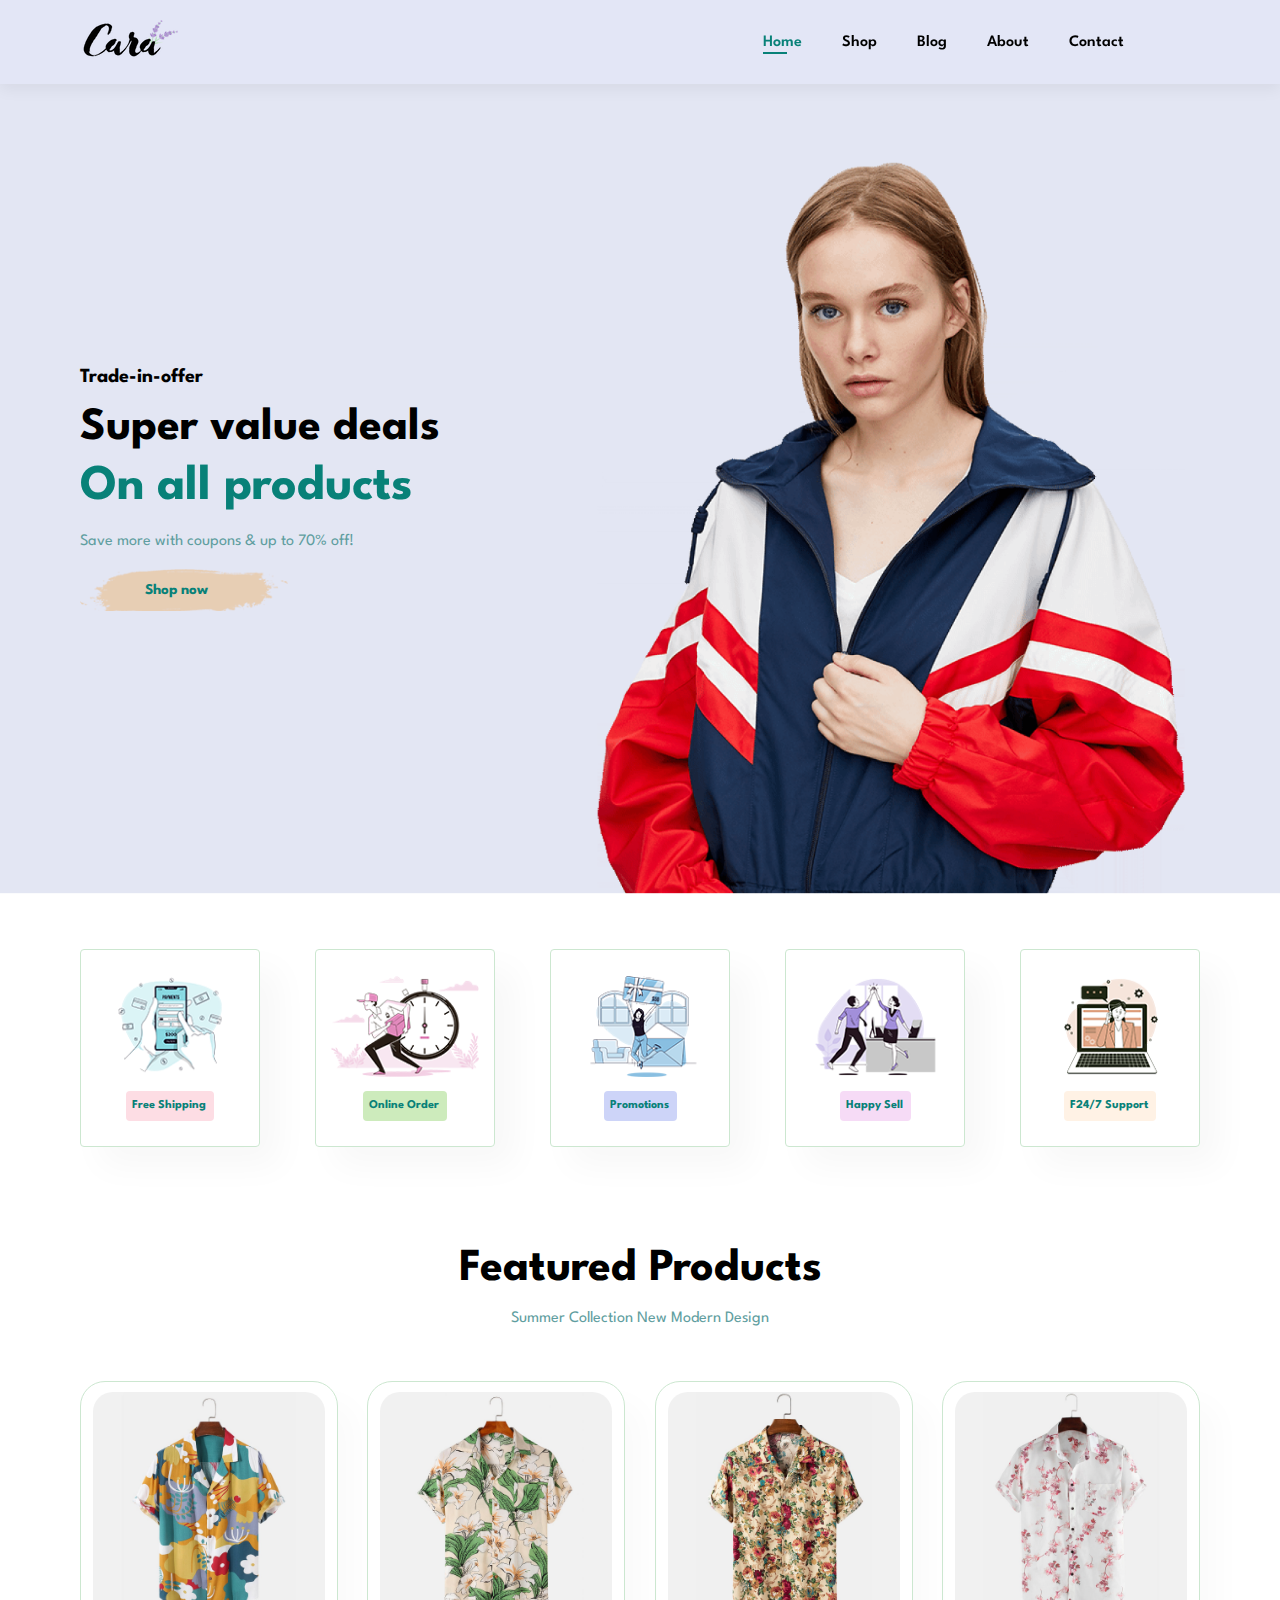
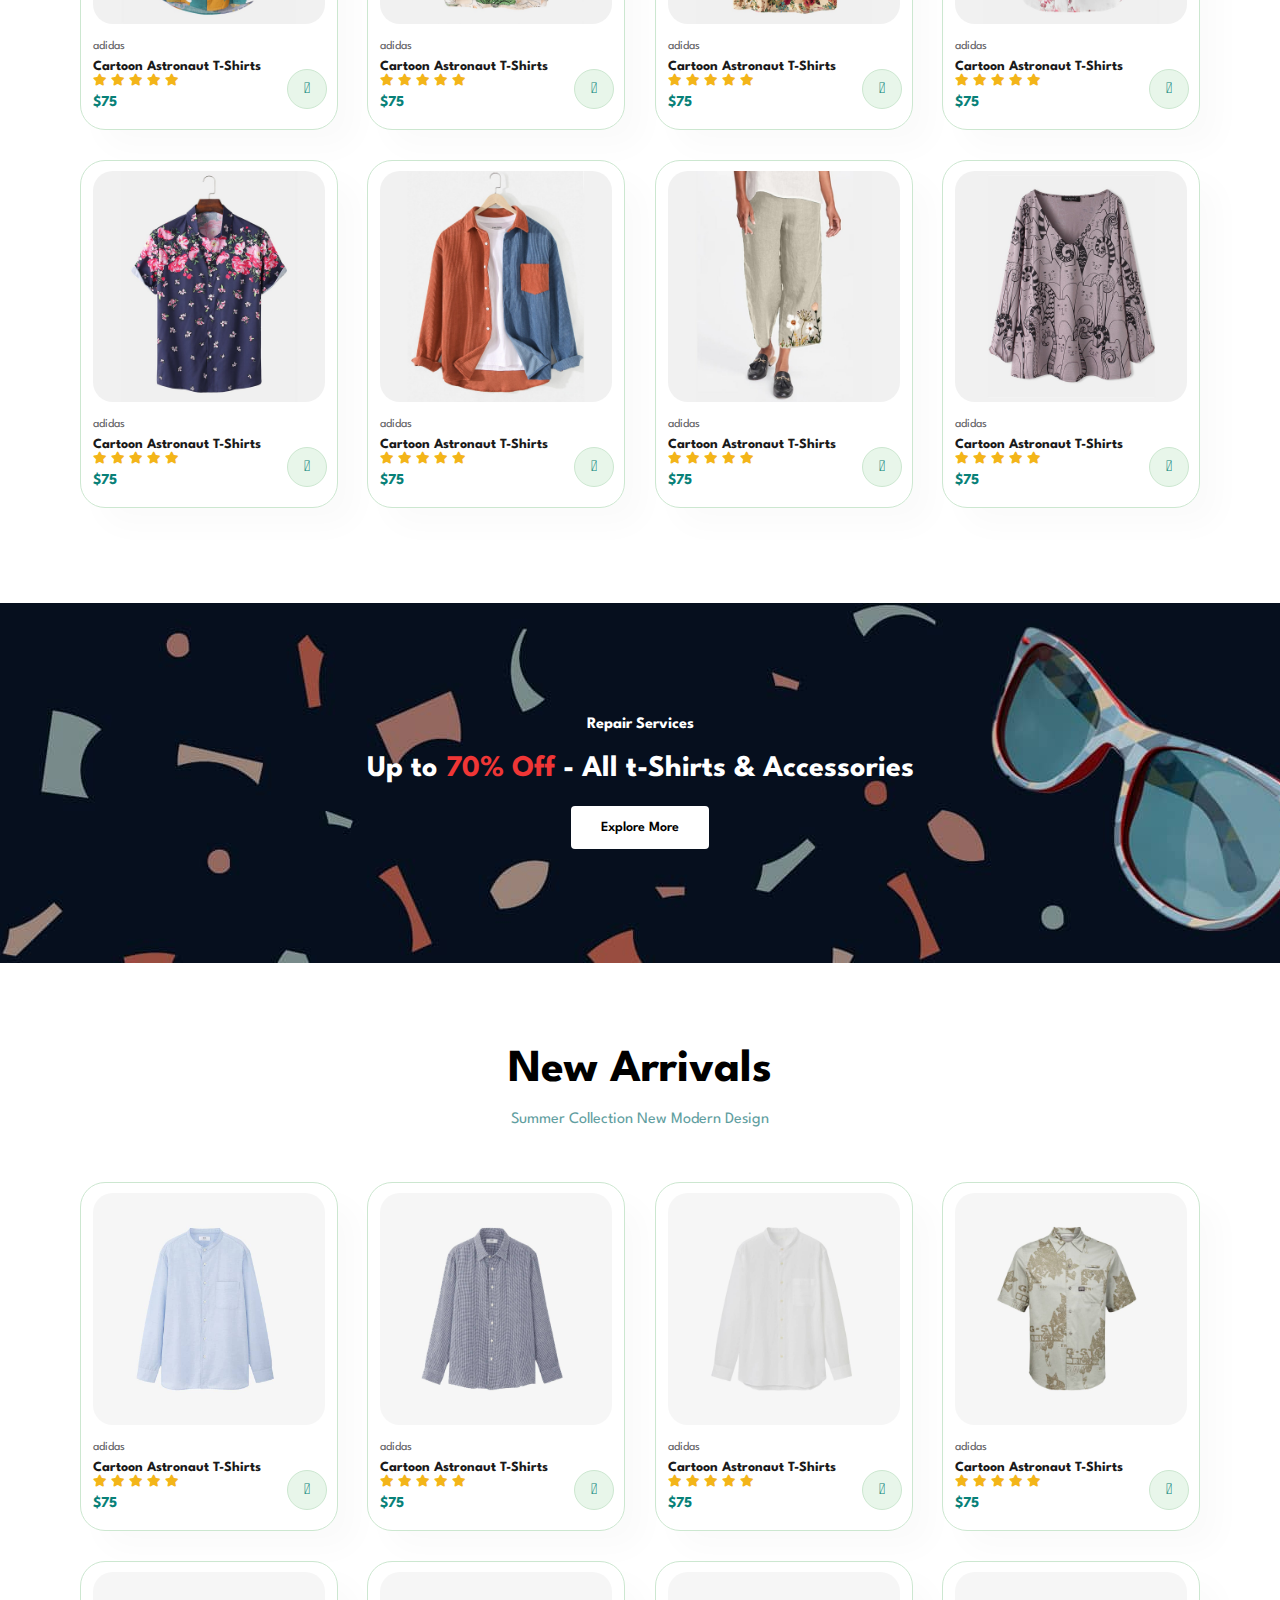
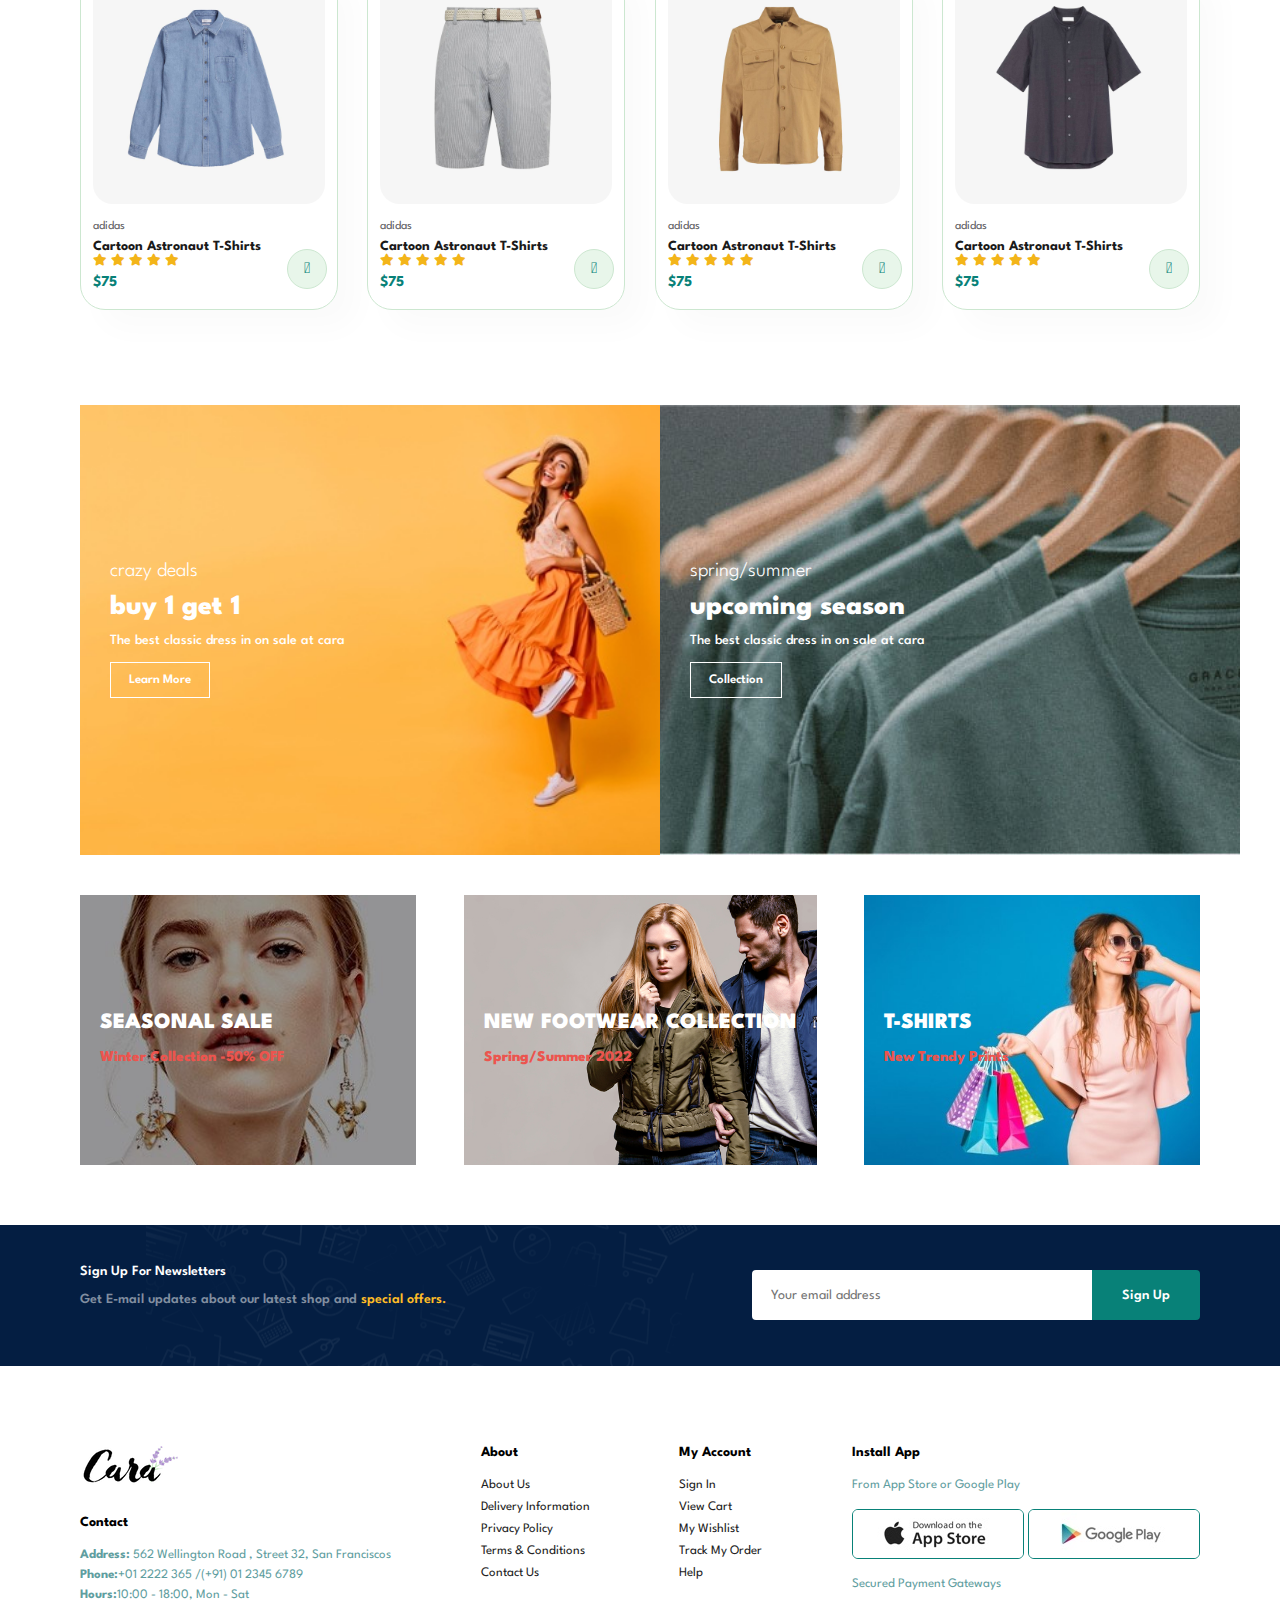
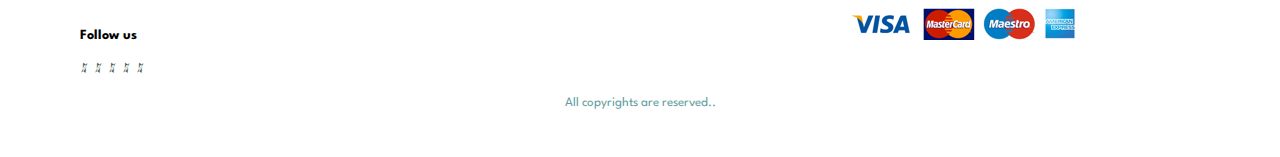
<file: index.html>
<!DOCTYPE html>
<html lang="en">
<head>
    <meta charset="UTF-8">
    <meta http-equiv="X-UA-Compatible" content="IE=edge">
    <meta name="viewport" content="width=device-width, initial-scale=1.0">
    <link rel="stylesheet" href="ecommerce.css">
    <script src="ecommerce.js" defer></script>
    <link rel="stylesheet" href="https://pro.fontawesome.com/releases/v5.10.0/css/all.css"/>
    <title>Document</title>
</head>
<body>
    <section id="header">
        <a href=""><img src="img/logo.png" class="logo" alt=""></a>
        <div>
            <ul id="navbar">
                <li><a class="active" href="index.html">Home</a></li>
                <li><a  href="shop.html">Shop</a></li>
                <li><a  href="blog.html">Blog</a></li>
                <li><a  href="about.html">About</a></li>
                <li><a  href="Contact.html">Contact</a></li>
                <li id="lg-bag"><a  href="cart.html"><i class="far fa-shopping-bag"></i></a></li>
                <a href="#" id="close"><i class="far fa-times"></i></a>
            </ul>
        </div>
        <div id="mobile">
            <a  href="cart.html"><i class="far fa-shopping-bag"></i></a>
            <i id="bar" class="fas fa-outdent"></i>
        </div>
    </section>
    <section id="hero">
        <h4>Trade-in-offer</h4>
        <h2>Super value deals</h2>
        <h1>On all products</h1>
        <p>Save more with coupons & up to 70% off!</p>
        <button>Shop now</button>

    </section>
    <section id="feature" class="section-p1">
        <div class="fe-box">
            <img src="img/features/f1.png" alt="">
            <h6>Free Shipping</h6>
        </div>
        <div class="fe-box">
            <img src="img/features/f2.png" alt="">
            <h6>Online Order</h6>
        </div>
        <div class="fe-box">
            <img src="img/features/f4.png" alt="">
            <h6>Promotions</h6>
        </div>
        <div class="fe-box">
            <img src="img/features/f5.png" alt="">
            <h6>Happy Sell</h6>
        </div>
        <div class="fe-box">
            <img src="img/features/f6.png" alt="">
            <h6>F24/7 Support</h6>
        </div>
    </section>
    <section id="product1" class="section-p1">
        <h2 style="text-align: center;">Featured Products</h2>
        <p style="text-align: center;">Summer Collection New Modern Design</p>
        <div class="pro-container">
            <div class="pro">
                <img src="img/products/f1.jpg" alt="">
                <div class="des" style="padding: 10px 0;">
                    <span>adidas</span>
                    <h5>Cartoon Astronaut T-Shirts</h5>
                    <div class="star">
                        <i class="fas fa-star"></i>
                        <i class="fas fa-star"></i>
                        <i class="fas fa-star"></i>
                        <i class="fas fa-star"></i>
                        <i class="fas fa-star"></i>
                    </div>
                    <h4>$75</h4>
                </div>
                <a href="#"><i class="fal fa-shopping-cart cart"></i></a>
            </div>
            <div class="pro">
                <img src="img/products/f2.jpg" alt="">
                <div class="des" style="padding: 10px 0;">
                    <span>adidas</span>
                    <h5>Cartoon Astronaut T-Shirts</h5>
                    <div class="star">
                        <i class="fas fa-star"></i>
                        <i class="fas fa-star"></i>
                        <i class="fas fa-star"></i>
                        <i class="fas fa-star"></i>
                        <i class="fas fa-star"></i>
                    </div>
                    <h4>$75</h4>
                </div>
                <a href="#"><i class="fal fa-shopping-cart cart"></i></a>
            </div>
            <div class="pro">
                <img src="img/products/f3.jpg" alt="">
                <div class="des" style="padding: 10px 0;">
                    <span>adidas</span>
                    <h5>Cartoon Astronaut T-Shirts</h5>
                    <div class="star">
                        <i class="fas fa-star"></i>
                        <i class="fas fa-star"></i>
                        <i class="fas fa-star"></i>
                        <i class="fas fa-star"></i>
                        <i class="fas fa-star"></i>
                    </div>
                    <h4>$75</h4>
                </div>
                <a href="#"><i class="fal fa-shopping-cart cart"></i></a>
            </div>
            <div class="pro">
                <img src="img/products/f4.jpg" alt="">
                <div class="des" style="padding: 10px 0;">
                    <span>adidas</span>
                    <h5>Cartoon Astronaut T-Shirts</h5>
                    <div class="star">
                        <i class="fas fa-star"></i>
                        <i class="fas fa-star"></i>
                        <i class="fas fa-star"></i>
                        <i class="fas fa-star"></i>
                        <i class="fas fa-star"></i>
                    </div>
                    <h4>$75</h4>
                </div>
                <a href="#"><i class="fal fa-shopping-cart cart"></i></a>
            </div>
            <div class="pro">
                <img src="img/products/f5.jpg" alt="">
                <div class="des" style="padding: 10px 0;">
                    <span>adidas</span>
                    <h5>Cartoon Astronaut T-Shirts</h5>
                    <div class="star">
                        <i class="fas fa-star"></i>
                        <i class="fas fa-star"></i>
                        <i class="fas fa-star"></i>
                        <i class="fas fa-star"></i>
                        <i class="fas fa-star"></i>
                    </div>
                    <h4>$75</h4>
                </div>
                <a href="#"><i class="fal fa-shopping-cart cart"></i></a>
            </div>
            <div class="pro">
                <img src="img/products/f6.jpg" alt="">
                <div class="des" style="padding: 10px 0;">
                    <span>adidas</span>
                    <h5>Cartoon Astronaut T-Shirts</h5>
                    <div class="star">
                        <i class="fas fa-star"></i>
                        <i class="fas fa-star"></i>
                        <i class="fas fa-star"></i>
                        <i class="fas fa-star"></i>
                        <i class="fas fa-star"></i>
                    </div>
                    <h4>$75</h4>
                </div>
                <a href="#"><i class="fal fa-shopping-cart cart"></i></a>
            </div>
            <div class="pro">
                <img src="img/products/f7.jpg" alt="">
                <div class="des" style="padding: 10px 0;">
                    <span>adidas</span>
                    <h5>Cartoon Astronaut T-Shirts</h5>
                    <div class="star">
                        <i class="fas fa-star"></i>
                        <i class="fas fa-star"></i>
                        <i class="fas fa-star"></i>
                        <i class="fas fa-star"></i>
                        <i class="fas fa-star"></i>
                    </div>
                    <h4>$75</h4>
                </div>
                <a href="#"><i class="fal fa-shopping-cart cart"></i></a>
            </div>
            <div class="pro">
                <img src="img/products/f8.jpg" alt="">
                <div class="des" style="padding: 10px 0;">
                    <span>adidas</span>
                    <h5>Cartoon Astronaut T-Shirts</h5>
                    <div class="star">
                        <i class="fas fa-star"></i>
                        <i class="fas fa-star"></i>
                        <i class="fas fa-star"></i>
                        <i class="fas fa-star"></i>
                        <i class="fas fa-star"></i>
                    </div>
                    <h4>$75</h4>
                </div>
                <a href="#"><i class="fal fa-shopping-cart cart"></i></a>
            </div>
        </div>
    </section>
    <section id="banner" class="section-m1">
        <h4>Repair Services</h4>
        <h2>Up to <Span> 70% Off </Span>- All t-Shirts & Accessories</h2>
        <button class="normal">Explore More</button>
    </section>
    <section id="product1" class="section-p1">
        <h2 style="text-align: center;">New Arrivals</h2>
        <p style="text-align: center;">Summer Collection New Modern Design</p>
        <div class="pro-container">
            <div class="pro">
                <img src="img/products/n1.jpg" alt="">
                <div class="des" style="padding: 10px 0;">
                    <span>adidas</span>
                    <h5>Cartoon Astronaut T-Shirts</h5>
                    <div class="star">
                        <i class="fas fa-star"></i>
                        <i class="fas fa-star"></i>
                        <i class="fas fa-star"></i>
                        <i class="fas fa-star"></i>
                        <i class="fas fa-star"></i>
                    </div>
                    <h4>$75</h4>
                </div>
                <a href="#"><i class="fal fa-shopping-cart cart"></i></a>
            </div>
            <div class="pro">
                <img src="img/products/n2.jpg" alt="">
                <div class="des" style="padding: 10px 0;">
                    <span>adidas</span>
                    <h5>Cartoon Astronaut T-Shirts</h5>
                    <div class="star">
                        <i class="fas fa-star"></i>
                        <i class="fas fa-star"></i>
                        <i class="fas fa-star"></i>
                        <i class="fas fa-star"></i>
                        <i class="fas fa-star"></i>
                    </div>
                    <h4>$75</h4>
                </div>
                <a href="#"><i class="fal fa-shopping-cart cart"></i></a>
            </div>
            <div class="pro">
                <img src="img/products/n3.jpg" alt="">
                <div class="des" style="padding: 10px 0;">
                    <span>adidas</span>
                    <h5>Cartoon Astronaut T-Shirts</h5>
                    <div class="star">
                        <i class="fas fa-star"></i>
                        <i class="fas fa-star"></i>
                        <i class="fas fa-star"></i>
                        <i class="fas fa-star"></i>
                        <i class="fas fa-star"></i>
                    </div>
                    <h4>$75</h4>
                </div>
                <a href="#"><i class="fal fa-shopping-cart cart"></i></a>
            </div>
            <div class="pro">
                <img src="img/products/n4.jpg" alt="">
                <div class="des" style="padding: 10px 0;">
                    <span>adidas</span>
                    <h5>Cartoon Astronaut T-Shirts</h5>
                    <div class="star">
                        <i class="fas fa-star"></i>
                        <i class="fas fa-star"></i>
                        <i class="fas fa-star"></i>
                        <i class="fas fa-star"></i>
                        <i class="fas fa-star"></i>
                    </div>
                    <h4>$75</h4>
                </div>
                <a href="#"><i class="fal fa-shopping-cart cart"></i></a>
            </div>
            <div class="pro">
                <img src="img/products/n5.jpg" alt="">
                <div class="des" style="padding: 10px 0;">
                    <span>adidas</span>
                    <h5>Cartoon Astronaut T-Shirts</h5>
                    <div class="star">
                        <i class="fas fa-star"></i>
                        <i class="fas fa-star"></i>
                        <i class="fas fa-star"></i>
                        <i class="fas fa-star"></i>
                        <i class="fas fa-star"></i>
                    </div>
                    <h4>$75</h4>
                </div>
                <a href="#"><i class="fal fa-shopping-cart cart"></i></a>
            </div>
            <div class="pro">
                <img src="img/products/n6.jpg" alt="">
                <div class="des" style="padding: 10px 0;">
                    <span>adidas</span>
                    <h5>Cartoon Astronaut T-Shirts</h5>
                    <div class="star">
                        <i class="fas fa-star"></i>
                        <i class="fas fa-star"></i>
                        <i class="fas fa-star"></i>
                        <i class="fas fa-star"></i>
                        <i class="fas fa-star"></i>
                    </div>
                    <h4>$75</h4>
                </div>
                <a href="#"><i class="fal fa-shopping-cart cart"></i></a>
            </div>
            <div class="pro">
                <img src="img/products/n7.jpg" alt="">
                <div class="des" style="padding: 10px 0;">
                    <span>adidas</span>
                    <h5>Cartoon Astronaut T-Shirts</h5>
                    <div class="star">
                        <i class="fas fa-star"></i>
                        <i class="fas fa-star"></i>
                        <i class="fas fa-star"></i>
                        <i class="fas fa-star"></i>
                        <i class="fas fa-star"></i>
                    </div>
                    <h4>$75</h4>
                </div>
                <a href="#"><i class="fal fa-shopping-cart cart"></i></a>
            </div>
            <div class="pro">
                <img src="img/products/n8.jpg" alt="">
                <div class="des" style="padding: 10px 0;">
                    <span>adidas</span>
                    <h5>Cartoon Astronaut T-Shirts</h5>
                    <div class="star">
                        <i class="fas fa-star"></i>
                        <i class="fas fa-star"></i>
                        <i class="fas fa-star"></i>
                        <i class="fas fa-star"></i>
                        <i class="fas fa-star"></i>
                    </div>
                    <h4>$75</h4>
                </div>
                <a href="#"><i class="fal fa-shopping-cart cart"></i></a>
            </div>
        </div>
    </section>
    <section id="sm-banner" class="section-p1">
        <div class="banner-box">
            <h4>crazy deals</h4>
            <h2>buy 1 get 1</h2>
            <span>The best classic dress in on sale at cara</span>
            <button class="white">Learn More</button>
        </div>
        <div class="banner-box banner-box2">
            <h4>spring/summer</h4>
            <h2>upcoming season</h2>
            <span>The best classic dress in on sale at cara</span>
            <button class="white">Collection</button>
        </div>
    </section>
    <section id="banner3">
        <div class="banner-box">
            <h2>SEASONAL SALE </h2>
            <h3>Winter Collection -50% OFF</h3>
        </div>
        <div class="banner-box banner-box2">
            <h2>NEW FOOTWEAR COLLECTION </h2>
            <h3>Spring/Summer 2022</h3>
        </div>
        <div class="banner-box banner-box3">
            <h2>T-SHIRTS </h2>
            <h3>New Trendy Prints</h3>
        </div>
    </section>
    <section id="newsletter" class="section-p1 section-m1">
        <div class="newstext">
            <h4>Sign Up For Newsletters</h4>
            <p>Get E-mail updates about our latest shop and <span>special offers.</span></p>
        </div>
        <div class="form">
            <input type="text" placeholder="Your email address">
            <button class="normal">Sign Up</button>
        </div>
    </section>
    <footer class="section-p1">
        <div class="col">
            <img class="logo" src="img/logo.png" alt="">
            <h4>Contact</h4>
            <p><strong>Address:</strong> 562 Wellington Road , Street 32, San Franciscos</p>
            <p><strong>Phone:</strong>+01 2222 365 /(+91) 01 2345 6789</p>
            <p><strong>Hours:</strong>10:00 - 18:00, Mon - Sat</p>
            <div class="follow">
                <h4>Follow us</h4>
                <div class="icon">
                    <i class="dab fa-facebook-f"></i>
                    <i class="dab fa-twitter"></i>
                    <i class="dab fa-instagram"></i>
                    <i class="dab fa-pinterest-p"></i>
                    <i class="dab fa-youtube"></i>    
                </div>
            </div>
        </div>
        <div class="col">
            <h4>About</h4>
            <a href="">About Us</a>
            <a href="">Delivery Information</a>
            <a href="">Privacy Policy</a>
            <a href="">Terms & Conditions</a>
            <a href="">Contact Us</a>
        </div>
        <div class="col">
            <h4>My Account</h4>
            <a href="">Sign In</a>
            <a href="">View Cart</a>
            <a href="">My Wishlist</a>
            <a href="">Track My Order</a>
            <a href="">Help</a>
        </div>
        <div class="col install">
            <h4>Install App</h4>
            <p>From App Store or Google Play</p>
            <div class="row">
                <img src="img/pay/app.jpg" alt="">
                <img src="img/pay/play.jpg" alt="">
            </div>
            <p>Secured Payment Gateways</p>
            <img src="img/pay/pay.png" alt="">
        </div>
        <div class="copyright">
            <p>All copyrights are reserved..</p>
        </div>
    </footer>
</body>
</html>
</file>
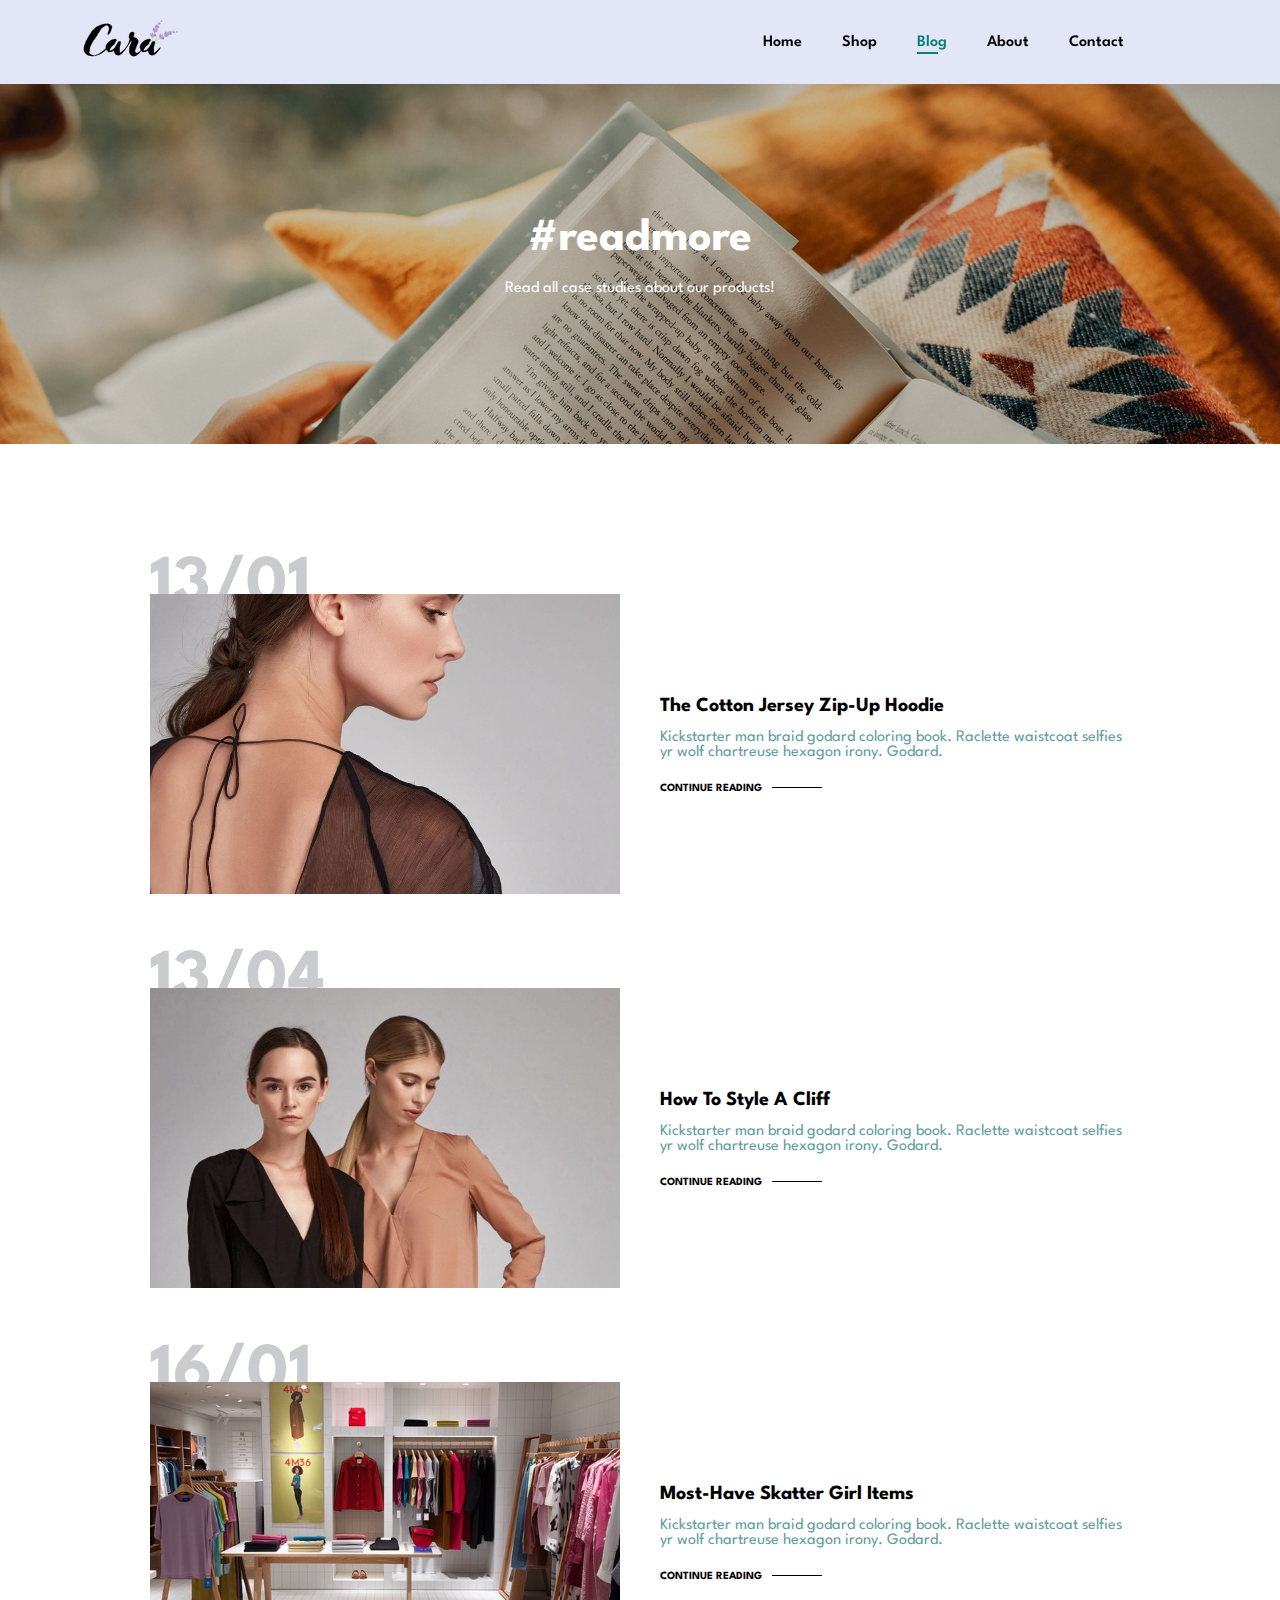
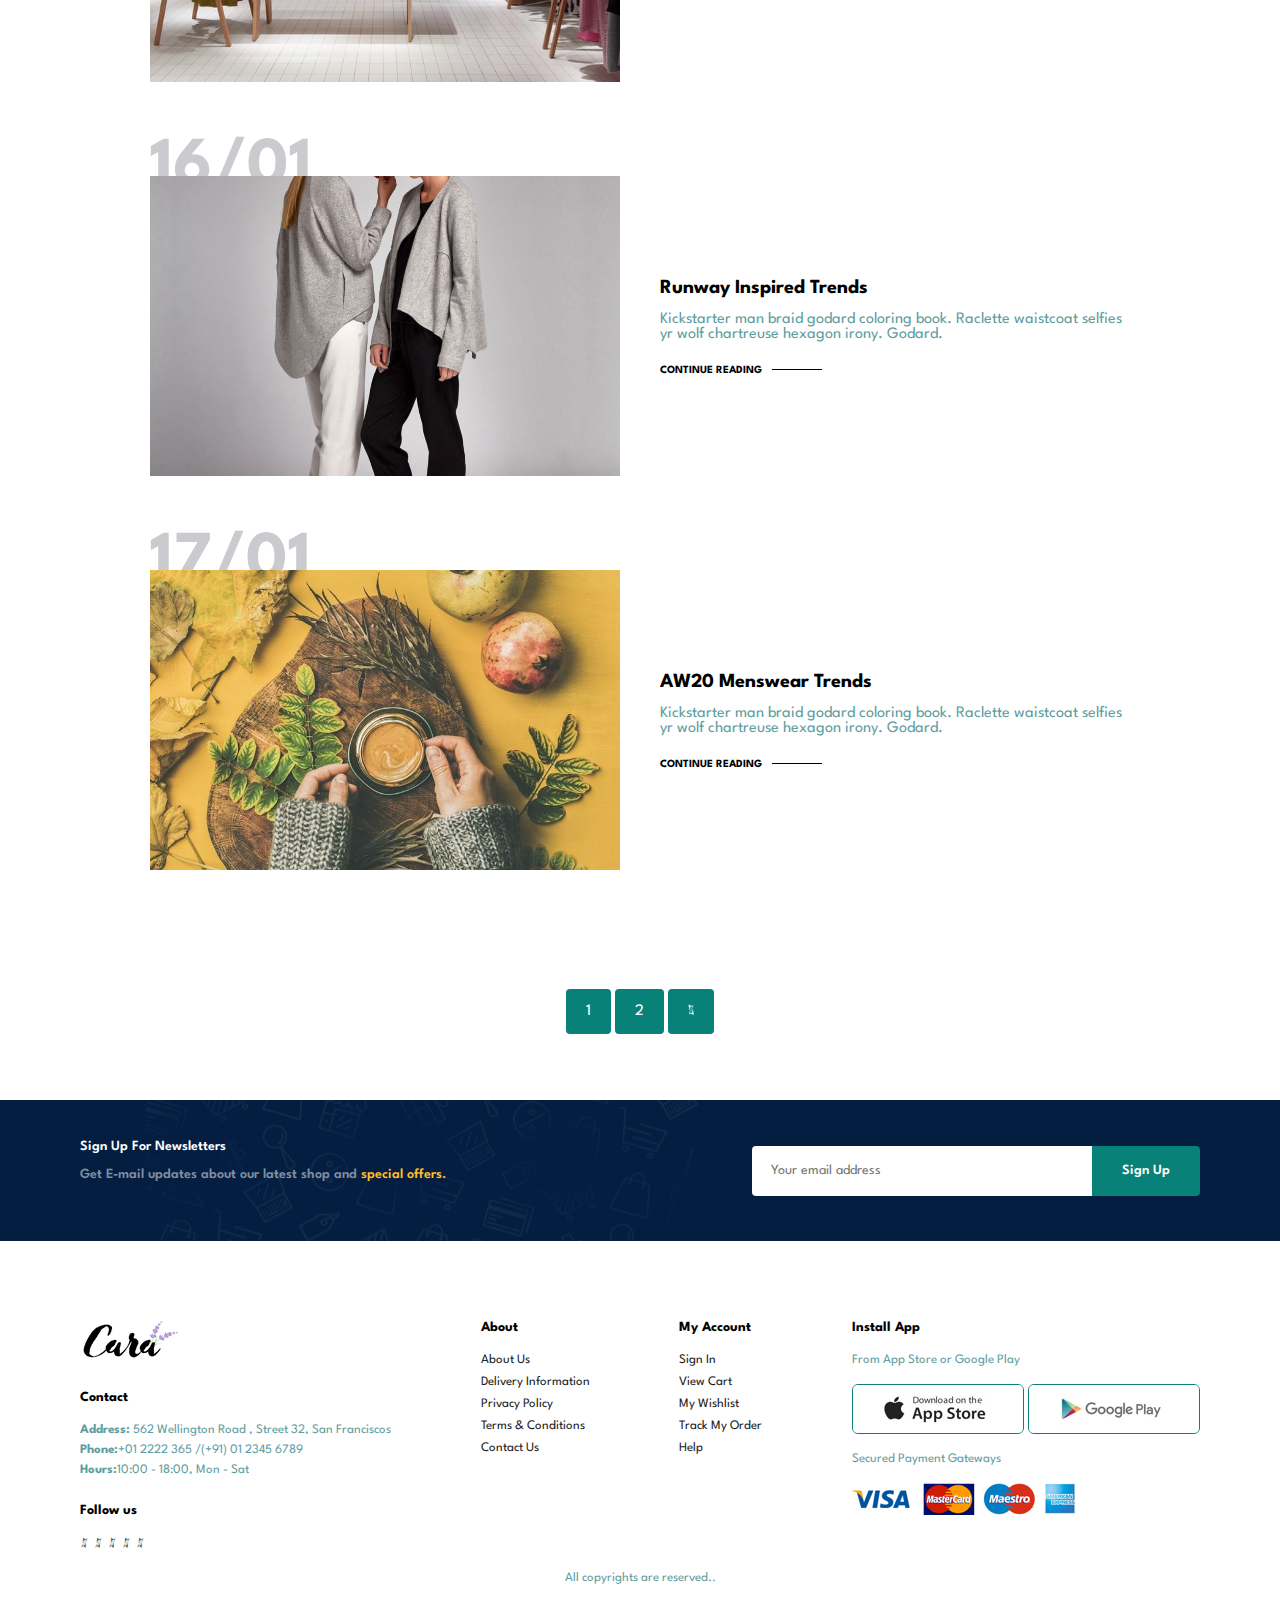
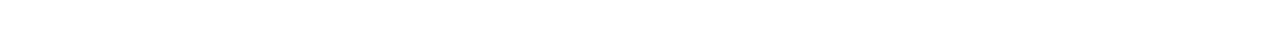
<file: blog.html>
<!DOCTYPE html>
<html lang="en">
<head>
    <meta charset="UTF-8">
    <meta http-equiv="X-UA-Compatible" content="IE=edge">
    <meta name="viewport" content="width=device-width, initial-scale=1.0">
    <link rel="stylesheet" href="ecommerce.css">
    <script src="ecommerce.js" defer></script>
    <link rel="stylesheet" href="https://pro.fontawesome.com/releases/v5.10.0/css/all.css"/>
    <title>Document</title>
</head>
<body>
    <section id="header">
        <a href=""><img src="img/logo.png" class="logo" alt=""></a>
        <div>
            <ul id="navbar">
                <li><a  href="index.html">Home</a></li>
                <li><a  href="shop.html">Shop</a></li>
                <li><a class="active" href="blog.html">Blog</a></li>
                <li><a  href="about.html">About</a></li>
                <li><a  href="Contact.html">Contact</a></li>
                <li id="lg-bag"><a  href="cart.html"><i class="far fa-shopping-bag"></i></a></li>
                <a href="#" id="close"><i class="far fa-times"></i></a>
            </ul>
        </div>
        <div id="mobile">
            <a  href="cart.html"><i class="far fa-shopping-bag"></i></a>
            <i id="bar" class="fas fa-outdent"></i>
        </div>
    </section>
    <section id="page-header" class="blog-header">
        <h2>#readmore</h2>
        
        <p>Read all case studies about our products!</p>       
    </section>
    <section id="blog">
        <div class="blog-box">
            <div class="blog-img">
                <img src="img/blog/b1.jpg" alt="">
            </div>
            <div class="blog-details">
                <h4>The Cotton Jersey Zip-Up Hoodie</h4>
                <p>Kickstarter man braid godard coloring book. Raclette waistcoat selfies yr wolf chartreuse hexagon irony. Godard.</p>
                <a href="">CONTINUE READING</a>
            </div>
            <h1>13/01</h1>
        </div>
        <div class="blog-box">
            <div class="blog-img">
                <img src="img/blog/b2.jpg" alt="">
            </div>
            <div class="blog-details">
                <h4>How To Style A Cliff</h4>
                <p>Kickstarter man braid godard coloring book. Raclette waistcoat selfies yr wolf chartreuse hexagon irony. Godard.</p>
                <a href="">CONTINUE READING</a>
            </div>
            <h1>13/04</h1>
        </div>
        <div class="blog-box">
            <div class="blog-img">
                <img src="img/blog/b3.jpg" alt="">
            </div>
            <div class="blog-details">
                <h4>Most-Have Skatter Girl Items</h4>
                <p>Kickstarter man braid godard coloring book. Raclette waistcoat selfies yr wolf chartreuse hexagon irony. Godard.</p>
                <a href="">CONTINUE READING</a>
            </div>
            <h1>16/01</h1>
        </div>
        <div class="blog-box">
            <div class="blog-img">
                <img src="img/blog/b4.jpg" alt="">
            </div>
            <div class="blog-details">
                <h4>Runway Inspired Trends</h4>
                <p>Kickstarter man braid godard coloring book. Raclette waistcoat selfies yr wolf chartreuse hexagon irony. Godard.</p>
                <a href="">CONTINUE READING</a>
            </div>
            <h1>16/01</h1>
        </div>
        <div class="blog-box">
            <div class="blog-img">
                <img src="img/blog/b6.jpg" alt="">
            </div>
            <div class="blog-details">
                <h4>AW20 Menswear Trends</h4>
                <p>Kickstarter man braid godard coloring book. Raclette waistcoat selfies yr wolf chartreuse hexagon irony. Godard.</p>
                <a href="">CONTINUE READING</a>
            </div>
            <h1>17/01</h1>
        </div>
    </section>
    <section id="pagination" class="section-p1">
        <a href="#">1</a>
        <a href="#">2</a>
        <a href="#"><i class="fal fa-long-arrow-alt-right"></i></a>
    </section>
    <section id="newsletter" class="section-p1 section-m1">
        <div class="newstext">
            <h4>Sign Up For Newsletters</h4>
            <p>Get E-mail updates about our latest shop and <span>special offers.</span></p>
        </div>
        <div class="form">
            <input type="text" placeholder="Your email address">
            <button class="normal">Sign Up</button>
        </div>
    </section>
    <footer class="section-p1">
        <div class="col">
            <img class="logo" src="img/logo.png" alt="">
            <h4>Contact</h4>
            <p><strong>Address:</strong> 562 Wellington Road , Street 32, San Franciscos</p>
            <p><strong>Phone:</strong>+01 2222 365 /(+91) 01 2345 6789</p>
            <p><strong>Hours:</strong>10:00 - 18:00, Mon - Sat</p>
            <div class="follow">
                <h4>Follow us</h4>
                <div class="icon">
                    <i class="dab fa-facebook-f"></i>
                    <i class="dab fa-twitter"></i>
                    <i class="dab fa-instagram"></i>
                    <i class="dab fa-pinterest-p"></i>
                    <i class="dab fa-youtube"></i>    
                </div>
            </div>
        </div>
        <div class="col">
            <h4>About</h4>
            <a href="">About Us</a>
            <a href="">Delivery Information</a>
            <a href="">Privacy Policy</a>
            <a href="">Terms & Conditions</a>
            <a href="">Contact Us</a>
        </div>
        <div class="col">
            <h4>My Account</h4>
            <a href="">Sign In</a>
            <a href="">View Cart</a>
            <a href="">My Wishlist</a>
            <a href="">Track My Order</a>
            <a href="">Help</a>
        </div>
        <div class="col install">
            <h4>Install App</h4>
            <p>From App Store or Google Play</p>
            <div class="row">
                <img src="img/pay/app.jpg" alt="">
                <img src="img/pay/play.jpg" alt="">
            </div>
            <p>Secured Payment Gateways</p>
            <img src="img/pay/pay.png" alt="">
        </div>
        <div class="copyright">
            <p>All copyrights are reserved..</p>
        </div>
    </footer>
</body>
</html>
</file>
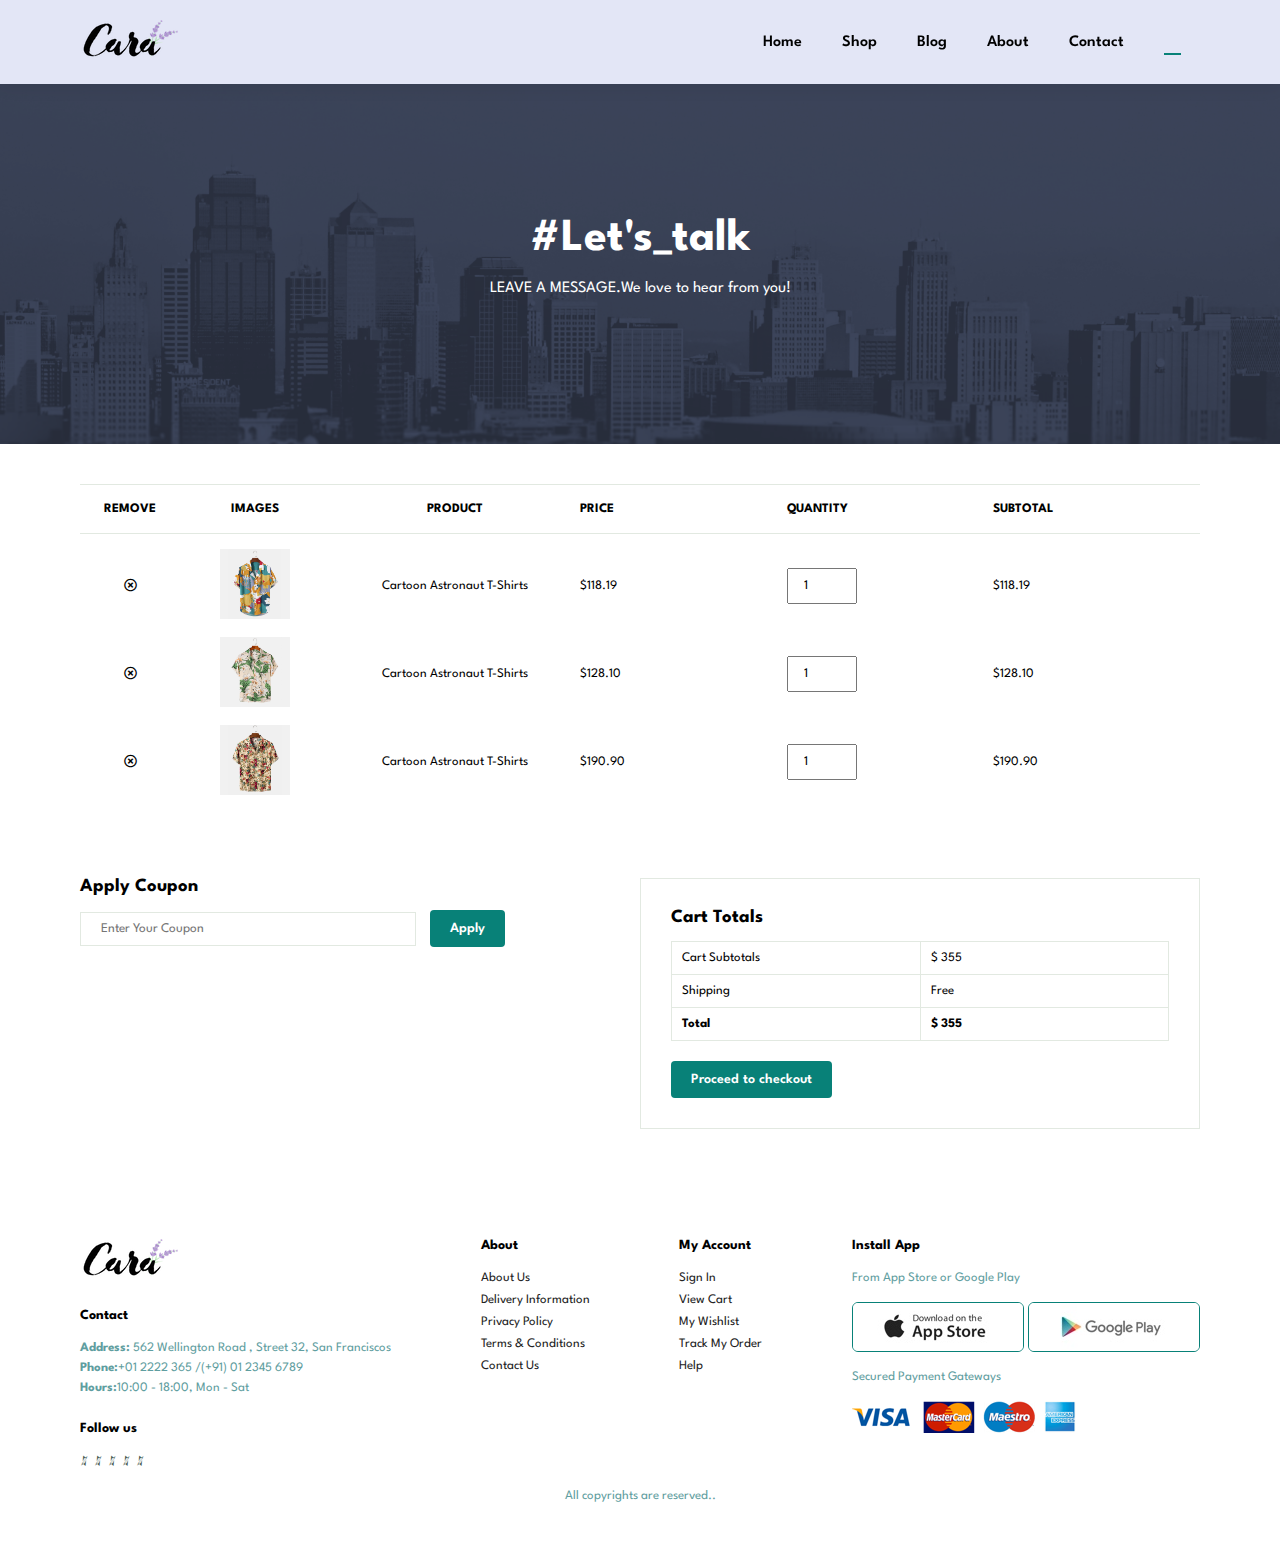
<file: cart.html>
<!DOCTYPE html>
<html lang="en">
<head>
    <meta charset="UTF-8">
    <meta http-equiv="X-UA-Compatible" content="IE=edge">
    <meta name="viewport" content="width=device-width, initial-scale=1.0">
    <link rel="stylesheet" href="ecommerce.css">
    <script src="ecommerce.js" defer></script>
    <link rel="stylesheet" href="https://pro.fontawesome.com/releases/v5.10.0/css/all.css"/>
    <title>Document</title>
</head>
<body>
    <section id="header">
        <a href=""><img src="img/logo.png" class="logo" alt=""></a>
        <div>
            <ul id="navbar">
                <li><a  href="index.html">Home</a></li>
                <li><a  href="shop.html">Shop</a></li>
                <li><a  href="blog.html">Blog</a></li>
                <li><a  href="about.html">About</a></li>
                <li><a  href="Contact.html">Contact</a></li>
                <li id="lg-bag"><a  href="cart.html" class="active"><i class="far fa-shopping-bag"></i></a></li>
                <a href="#" id="close"><i class="far fa-times"></i></a>
            </ul>
        </div>
        <div id="mobile">
            <a  href="cart.html"><i class="far fa-shopping-bag"></i></a>
            <i id="bar" class="fas fa-outdent"></i>
        </div>
    </section>
    <section id="page-header" class="about-header">
        <h2>#Let's_talk</h2>
        <p>LEAVE A MESSAGE.We love to hear from you!</p>       
    </section>
    <section id="cart" class="section-p1">
        <table width="100%">
            <thead>
                <tr>
                    <td>Remove</td>
                    <td>Images</td>
                    <td>Product</td>
                    <td>Price</td>
                    <td>Quantity</td>
                    <td>Subtotal</td>
                </tr>
            </thead>
            <tbody>
                <tr>
                    <td><a><i class="far fa-times-circle"></i></a></td>
                    <td><img src="img/products/f1.jpg" alt=""></td>
                    <td>Cartoon Astronaut T-Shirts</td>
                    <td>$118.19</td>
                    <td><input type="number" value="1"></td>
                    <td>$118.19</td>
                </tr>
                <tr>
                    <td><a><i class="far fa-times-circle"></i></a></td>
                    <td><img src="img/products/f2.jpg" alt=""></td>
                    <td>Cartoon Astronaut T-Shirts</td>
                    <td>$128.10</td>
                    <td><input type="number" value="1"></td>
                    <td>$128.10</td>
                </tr>
                <tr>
                    <td><a><i class="far fa-times-circle"></i></a></td>
                    <td><img src="img/products/f3.jpg" alt=""></td>
                    <td>Cartoon Astronaut T-Shirts</td>
                    <td>$190.90</td>
                    <td><input type="number" value="1"></td>
                    <td>$190.90</td>
                </tr>
            </tbody>
        </table>
    </section>
    <section id="cart-add" class="section-p1">
        <div id="coupon">
            <h3>Apply Coupon</h3>
            <div>
                <input type="text" name="" id="" placeholder="Enter Your Coupon">
                <button class="normal">Apply</button>
            </div>
        </div>
        <div id="subtotal">
            <h3>Cart Totals</h3>
            <table>
                <tr>
                    <td>Cart Subtotals</td>
                    <td>$ 355</td>
                </tr>
                <tr>
                    <td>Shipping</td>
                    <td>Free</td>
                </tr>
                <tr>
                    <td><strong>Total</strong></td>
                    <td><strong>$ 355</strong></td>
                </tr>
            </table>
            <button class="normal">Proceed to checkout</button>
        </div>
    </section>
    <footer class="section-p1">
        <div class="col">
            <img class="logo" src="img/logo.png" alt="">
            <h4>Contact</h4>
            <p><strong>Address:</strong> 562 Wellington Road , Street 32, San Franciscos</p>
            <p><strong>Phone:</strong>+01 2222 365 /(+91) 01 2345 6789</p>
            <p><strong>Hours:</strong>10:00 - 18:00, Mon - Sat</p>
            <div class="follow">
                <h4>Follow us</h4>
                <div class="icon">
                    <i class="dab fa-facebook-f"></i>
                    <i class="dab fa-twitter"></i>
                    <i class="dab fa-instagram"></i>
                    <i class="dab fa-pinterest-p"></i>
                    <i class="dab fa-youtube"></i>    
                </div>
            </div>
        </div>
        <div class="col">
            <h4>About</h4>
            <a href="">About Us</a>
            <a href="">Delivery Information</a>
            <a href="">Privacy Policy</a>
            <a href="">Terms & Conditions</a>
            <a href="">Contact Us</a>
        </div>
        <div class="col">
            <h4>My Account</h4>
            <a href="">Sign In</a>
            <a href="">View Cart</a>
            <a href="">My Wishlist</a>
            <a href="">Track My Order</a>
            <a href="">Help</a>
        </div>
        <div class="col install">
            <h4>Install App</h4>
            <p>From App Store or Google Play</p>
            <div class="row">
                <img src="img/pay/app.jpg" alt="">
                <img src="img/pay/play.jpg" alt="">
            </div>
            <p>Secured Payment Gateways</p>
            <img src="img/pay/pay.png" alt="">
        </div>
        <div class="copyright">
            <p>All copyrights are reserved..</p>
        </div>
    </footer>
</body>
</html>
</file>
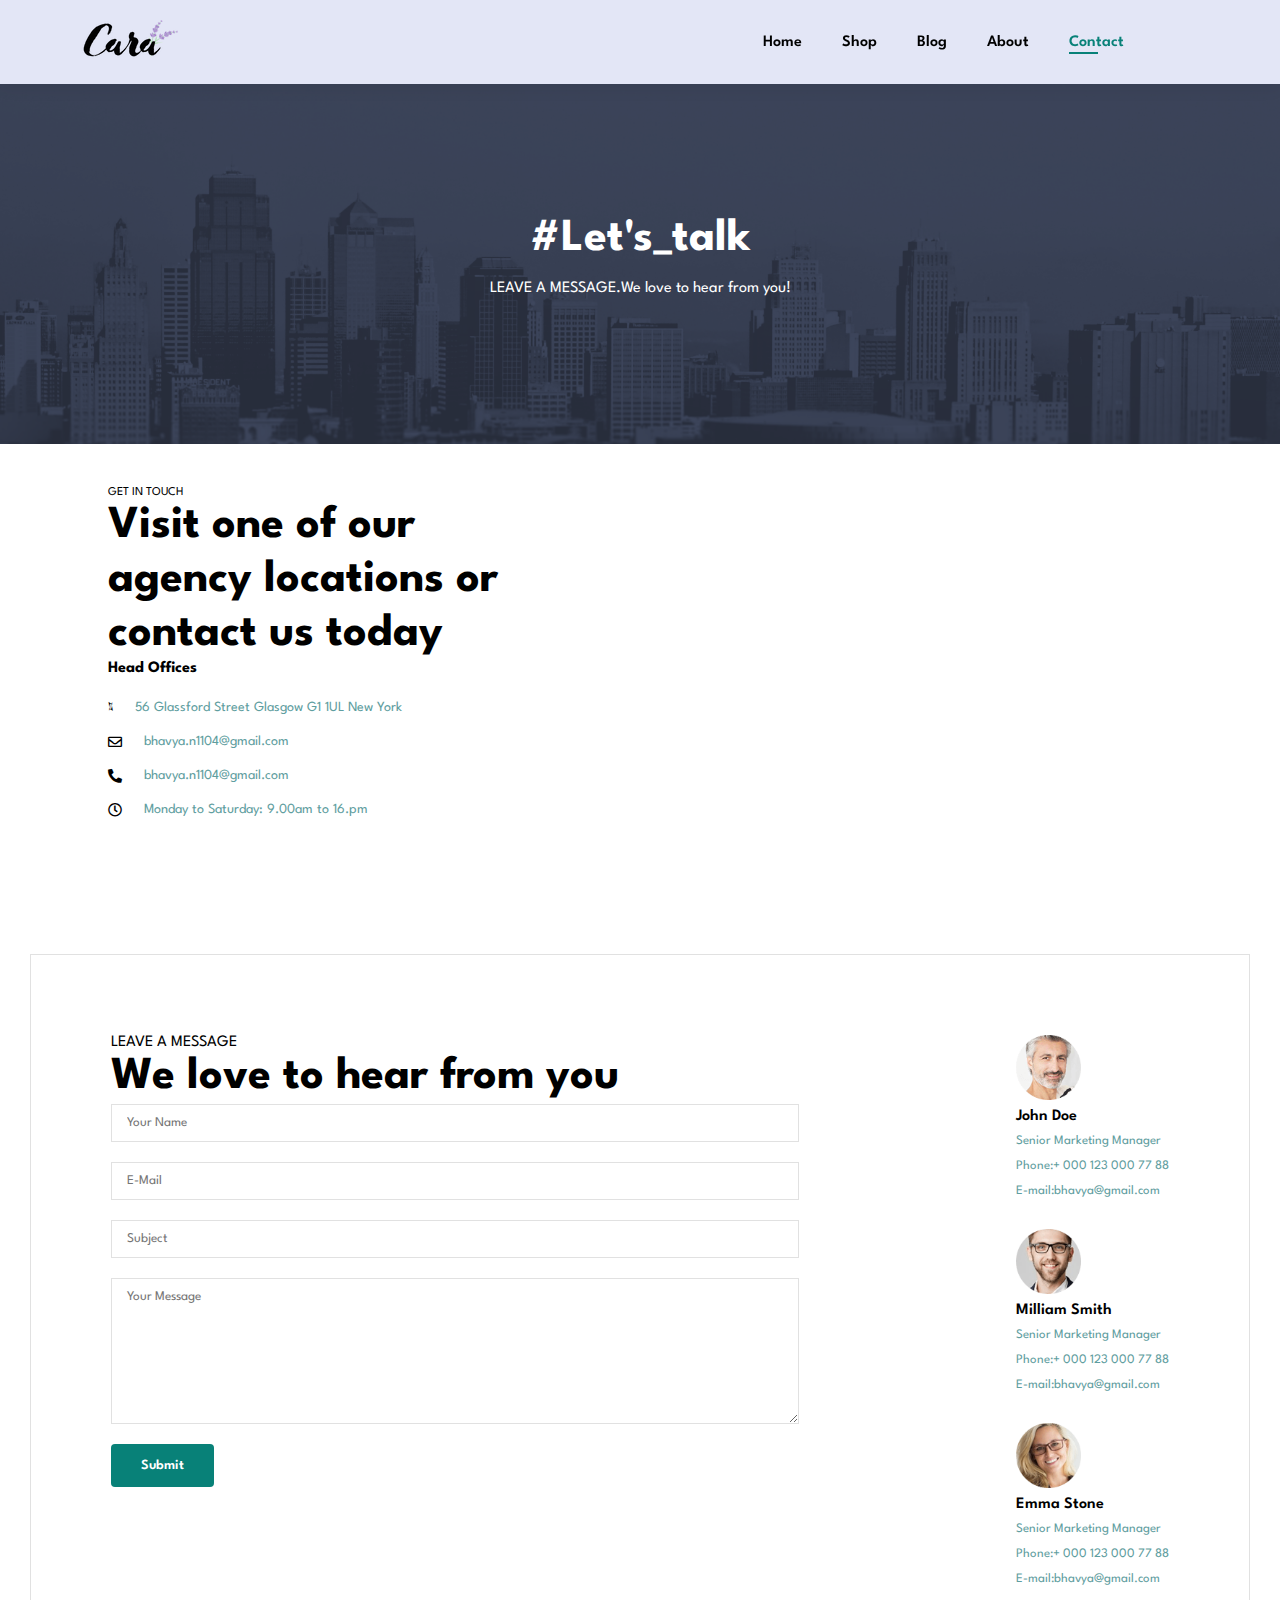
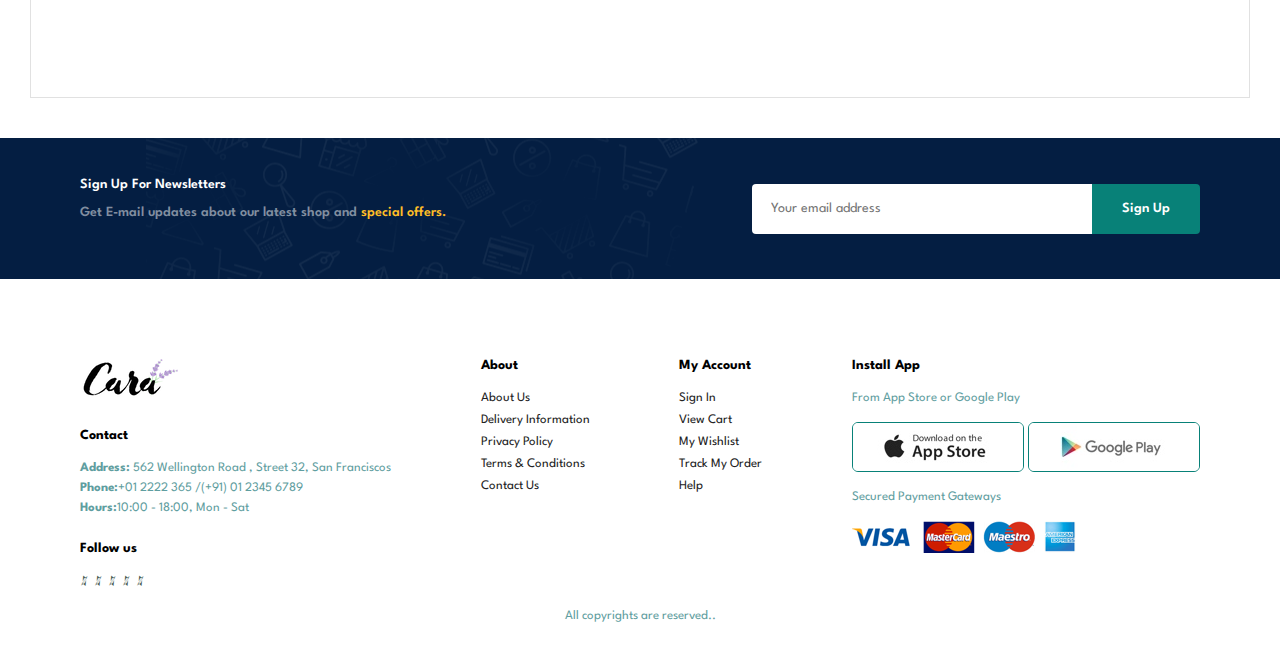
<file: Contact.html>
<!DOCTYPE html>
<html lang="en">
<head>
    <meta charset="UTF-8">
    <meta http-equiv="X-UA-Compatible" content="IE=edge">
    <meta name="viewport" content="width=device-width, initial-scale=1.0">
    <link rel="stylesheet" href="ecommerce.css">
    <script src="ecommerce.js" defer></script>
    <link rel="stylesheet" href="https://pro.fontawesome.com/releases/v5.10.0/css/all.css"/>
    <title>Document</title>
</head>
<body>
    <section id="header">
        <a href=""><img src="img/logo.png" class="logo" alt=""></a>
        <div>
            <ul id="navbar">
                <li><a  href="index.html">Home</a></li>
                <li><a  href="shop.html">Shop</a></li>
                <li><a  href="blog.html">Blog</a></li>
                <li><a  href="about.html">About</a></li>
                <li><a class="active" href="Contact.html">Contact</a></li>
                <li id="lg-bag"><a  href="cart.html"><i class="far fa-shopping-bag"></i></a></li>
                <a href="#" id="close"><i class="far fa-times"></i></a>
            </ul>
        </div>
        <div id="mobile">
            <a  href="cart.html"><i class="far fa-shopping-bag"></i></a>
            <i id="bar" class="fas fa-outdent"></i>
        </div>
    </section>
    <section id="page-header" class="about-header">
        <h2>#Let's_talk</h2>
        <p>LEAVE A MESSAGE.We love to hear from you!</p>       
    </section>
    <section id="contact-details" class="section-p1">
        <div class="details">
            <span>GET IN TOUCH</span>
            <h2>Visit one of our agency locations or contact us today</h2>
            <h3>Head Offices</h3>
            <div>
                <li>
                    <i class="fal fa-map"></i>
                    <p>56 Glassford Street Glasgow G1 1UL New York</p>
                </li>
                <li>
                    <i class="far fa-envelope"></i>
                    <p>bhavya.n1104@gmail.com</p>
                </li>
                <li>
                    <i class="fas fa-phone-alt"></i>
                    <p>bhavya.n1104@gmail.com</p>
                </li>
                <li>
                    <i class="far fa-clock"></i>
                    <p>Monday to Saturday: 9.00am to 16.pm</p>
                </li>
            </div>
        </div>
        <div class="map">
            <iframe src="https://www.google.com/maps/embed?pb=!1m18!1m12!1m3!1d61194
            .52888415325!2d81.48103540627308!3d16.543351894233513!2m3!1f0!2f0!3f0!3m2
            !1i1024!2i768!4f13.1!3m3!1m2!1s0x3a37d2a6a86d3e4b%3A0x4eed21243d2dcfed!2sBhimavaram%2C%20
            Andhra%20Pradesh!5e0!3m2!1sen!2sin!4v1669301010182!5m2!1sen!2sin" width="600" height="450" style="border:0;" allowfullscreen="" loading="lazy" referrerpolicy="no-referrer-when-downgrade"></iframe>
        </div>
    </section>
    <section id="form-details">
        <form action="#">
            <span>LEAVE A MESSAGE</span>
            <h2>We love to hear from you</h2>
            <input type="text" placeholder="Your Name">
            <input type="text" placeholder="E-Mail">
            <input type="text" placeholder="Subject">
            <textarea name="" id="" cols="30" rows="10" placeholder="Your Message"></textarea>
            <button class="normal">Submit</button>
        </form>
        <div class="people">
            <div>
                <img src="img/people/1.png" alt="">
                <p><span>John Doe</span>Senior Marketing Manager<br>Phone:+ 000 123 000 77 88<br>E-mail:bhavya@gmail.com</p>
            </div>
            <div>
                <img src="img/people/2.png" alt="">
                <p><span>Milliam Smith</span>Senior Marketing Manager<br>Phone:+ 000 123 000 77 88<br>E-mail:bhavya@gmail.com</p>
            </div>
            <div>
                <img src="img/people/3.png" alt="">
                <p><span>Emma Stone</span>Senior Marketing Manager<br>Phone:+ 000 123 000 77 88<br>E-mail:bhavya@gmail.com</p>
            </div>
        </div>
    </section>
    <section id="newsletter" class="section-p1 section-m1">
        <div class="newstext">
            <h4>Sign Up For Newsletters</h4>
            <p>Get E-mail updates about our latest shop and <span>special offers.</span></p>
        </div>
        <div class="form">
            <input type="text" placeholder="Your email address">
            <button class="normal">Sign Up</button>
        </div>
    </section>
    <footer class="section-p1">
        <div class="col">
            <img class="logo" src="img/logo.png" alt="">
            <h4>Contact</h4>
            <p><strong>Address:</strong> 562 Wellington Road , Street 32, San Franciscos</p>
            <p><strong>Phone:</strong>+01 2222 365 /(+91) 01 2345 6789</p>
            <p><strong>Hours:</strong>10:00 - 18:00, Mon - Sat</p>
            <div class="follow">
                <h4>Follow us</h4>
                <div class="icon">
                    <i class="dab fa-facebook-f"></i>
                    <i class="dab fa-twitter"></i>
                    <i class="dab fa-instagram"></i>
                    <i class="dab fa-pinterest-p"></i>
                    <i class="dab fa-youtube"></i>    
                </div>
            </div>
        </div>
        <div class="col">
            <h4>About</h4>
            <a href="">About Us</a>
            <a href="">Delivery Information</a>
            <a href="">Privacy Policy</a>
            <a href="">Terms & Conditions</a>
            <a href="">Contact Us</a>
        </div>
        <div class="col">
            <h4>My Account</h4>
            <a href="">Sign In</a>
            <a href="">View Cart</a>
            <a href="">My Wishlist</a>
            <a href="">Track My Order</a>
            <a href="">Help</a>
        </div>
        <div class="col install">
            <h4>Install App</h4>
            <p>From App Store or Google Play</p>
            <div class="row">
                <img src="img/pay/app.jpg" alt="">
                <img src="img/pay/play.jpg" alt="">
            </div>
            <p>Secured Payment Gateways</p>
            <img src="img/pay/pay.png" alt="">
        </div>
        <div class="copyright">
            <p>All copyrights are reserved..</p>
        </div>
    </footer>
</body>
</html>
</file>
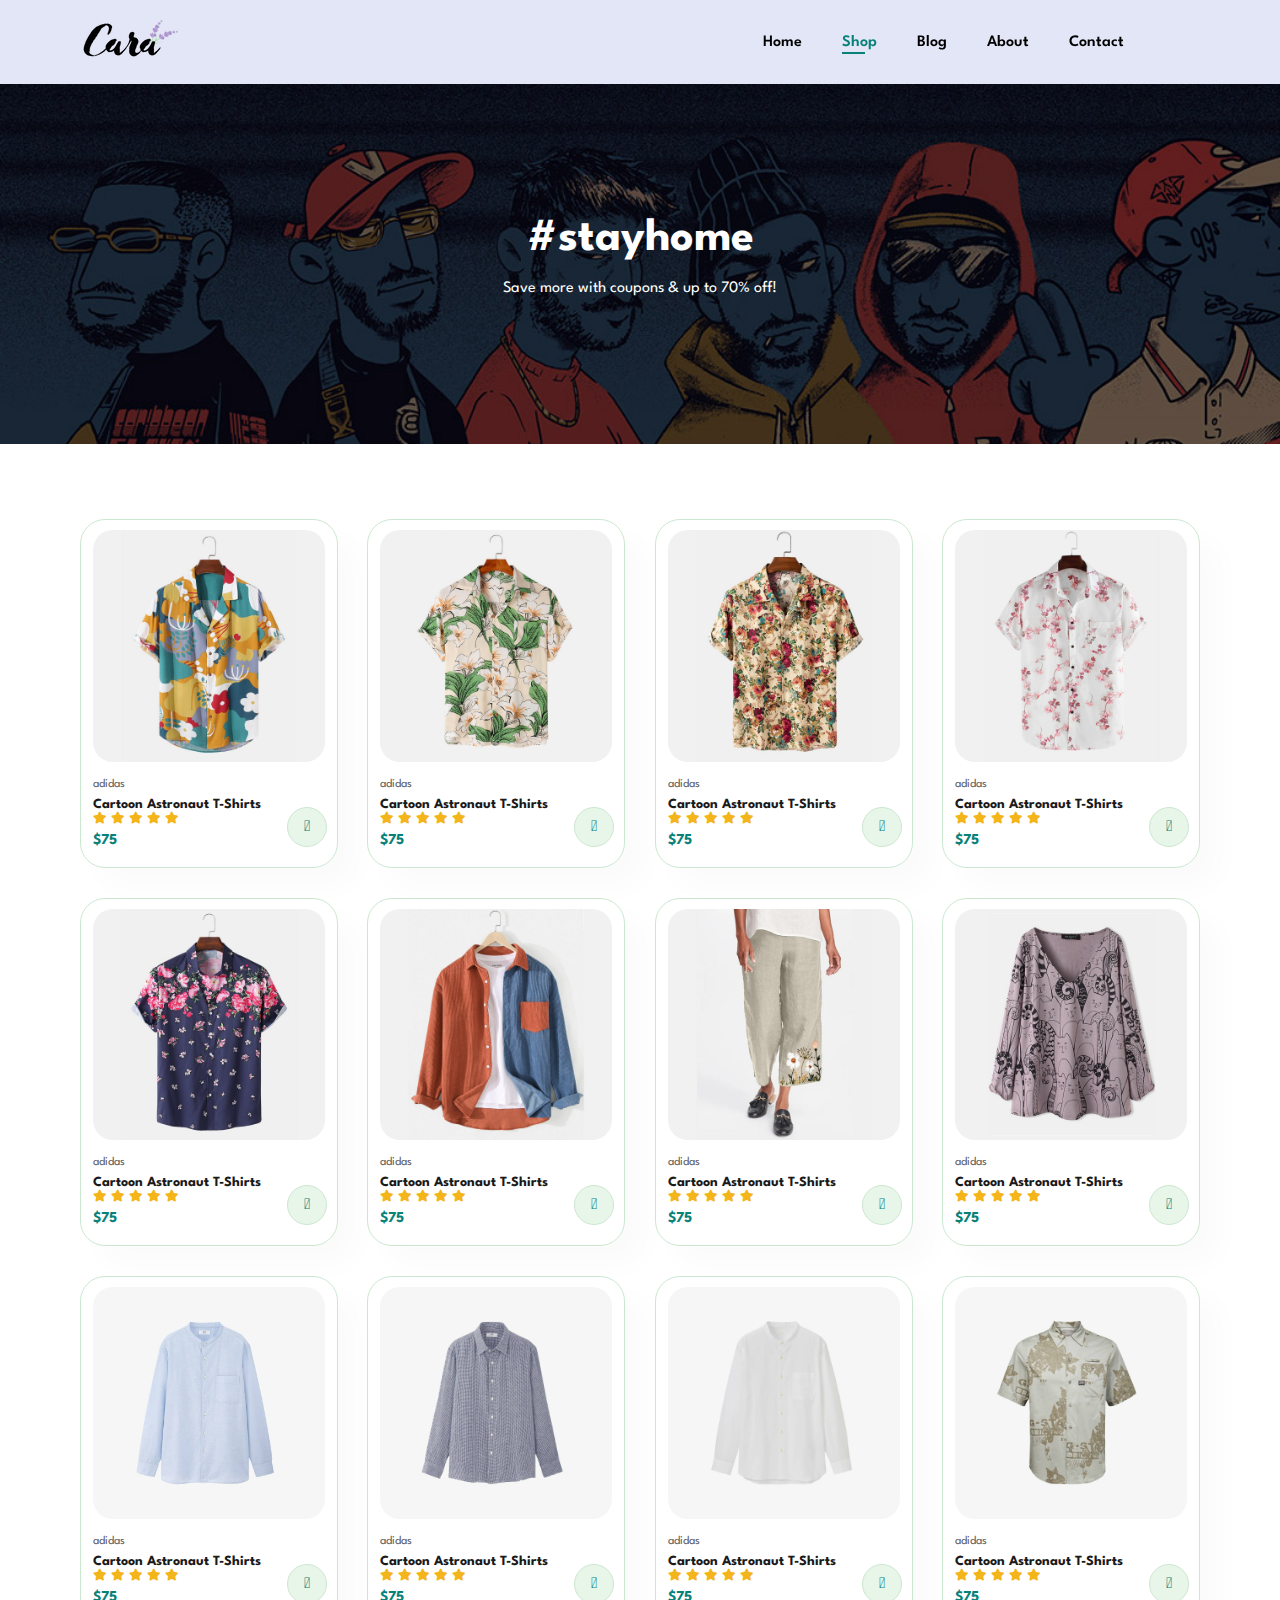
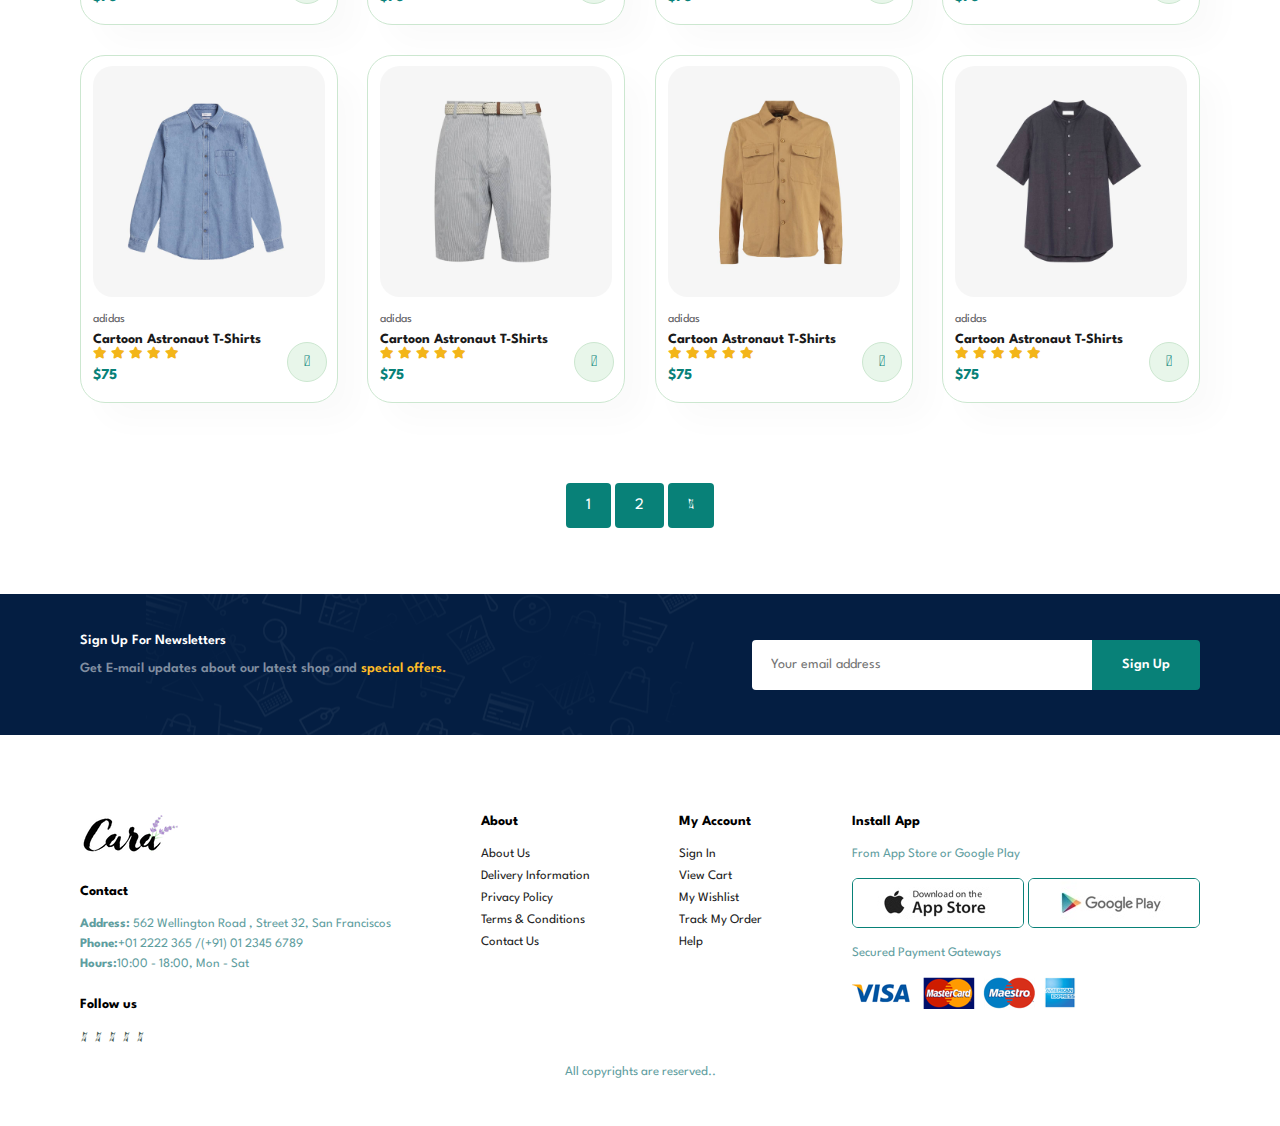
<file: shop.html>
<!DOCTYPE html>
<html lang="en">
<head>
    <meta charset="UTF-8">
    <meta http-equiv="X-UA-Compatible" content="IE=edge">
    <meta name="viewport" content="width=device-width, initial-scale=1.0">
    <link rel="stylesheet" href="ecommerce.css">
    <script src="ecommerce.js" defer></script>
    <link rel="stylesheet" href="https://pro.fontawesome.com/releases/v5.10.0/css/all.css"/>
    <title>Document</title>
</head>
<body>
    <section id="header">
        <a href=""><img src="img/logo.png" class="logo" alt=""></a>
        <div>
            <ul id="navbar">
                <li><a  href="index.html">Home</a></li>
                <li><a  class="active" href="shop.html">Shop</a></li>
                <li><a  href="blog.html">Blog</a></li>
                <li><a  href="about.html">About</a></li>
                <li><a  href="Contact.html">Contact</a></li>
                <li id="lg-bag"><a  href="cart.html"><i class="far fa-shopping-bag"></i></a></li>
                <a href="#" id="close"><i class="far fa-times"></i></a>
            </ul>
        </div>
        <div id="mobile">
            <a  href="cart.html"><i class="far fa-shopping-bag"></i></a>
            <i id="bar" class="fas fa-outdent"></i>
        </div>
    </section>
    <section id="page-header">
        
        <h2>#stayhome</h2>
        
        <p>Save more with coupons & up to 70% off!</p>
        

    </section>
    <section id="product1" class="section-p1">
        <div class="pro-container">
            <div class="pro" onclick="window.location.href='sproduct.html'; ">
                <img src="img/products/f1.jpg" alt="">
                <div class="des" style="padding: 10px 0;">
                    <span>adidas</span>
                    <h5>Cartoon Astronaut T-Shirts</h5>
                    <div class="star">
                        <i class="fas fa-star"></i>
                        <i class="fas fa-star"></i>
                        <i class="fas fa-star"></i>
                        <i class="fas fa-star"></i>
                        <i class="fas fa-star"></i>
                    </div>
                    <h4>$75</h4>
                </div>
                <a href="#"><i class="fal fa-shopping-cart cart"></i></a>
            </div>
            <div class="pro">
                <img src="img/products/f2.jpg" alt="">
                <div class="des" style="padding: 10px 0;">
                    <span>adidas</span>
                    <h5>Cartoon Astronaut T-Shirts</h5>
                    <div class="star">
                        <i class="fas fa-star"></i>
                        <i class="fas fa-star"></i>
                        <i class="fas fa-star"></i>
                        <i class="fas fa-star"></i>
                        <i class="fas fa-star"></i>
                    </div>
                    <h4>$75</h4>
                </div>
                <a href="#"><i class="fal fa-shopping-cart cart"></i></a>
            </div>
            <div class="pro">
                <img src="img/products/f3.jpg" alt="">
                <div class="des" style="padding: 10px 0;">
                    <span>adidas</span>
                    <h5>Cartoon Astronaut T-Shirts</h5>
                    <div class="star">
                        <i class="fas fa-star"></i>
                        <i class="fas fa-star"></i>
                        <i class="fas fa-star"></i>
                        <i class="fas fa-star"></i>
                        <i class="fas fa-star"></i>
                    </div>
                    <h4>$75</h4>
                </div>
                <a href="#"><i class="fal fa-shopping-cart cart"></i></a>
            </div>
            <div class="pro">
                <img src="img/products/f4.jpg" alt="">
                <div class="des" style="padding: 10px 0;">
                    <span>adidas</span>
                    <h5>Cartoon Astronaut T-Shirts</h5>
                    <div class="star">
                        <i class="fas fa-star"></i>
                        <i class="fas fa-star"></i>
                        <i class="fas fa-star"></i>
                        <i class="fas fa-star"></i>
                        <i class="fas fa-star"></i>
                    </div>
                    <h4>$75</h4>
                </div>
                <a href="#"><i class="fal fa-shopping-cart cart"></i></a>
            </div>
            <div class="pro">
                <img src="img/products/f5.jpg" alt="">
                <div class="des" style="padding: 10px 0;">
                    <span>adidas</span>
                    <h5>Cartoon Astronaut T-Shirts</h5>
                    <div class="star">
                        <i class="fas fa-star"></i>
                        <i class="fas fa-star"></i>
                        <i class="fas fa-star"></i>
                        <i class="fas fa-star"></i>
                        <i class="fas fa-star"></i>
                    </div>
                    <h4>$75</h4>
                </div>
                <a href="#"><i class="fal fa-shopping-cart cart"></i></a>
            </div>
            <div class="pro">
                <img src="img/products/f6.jpg" alt="">
                <div class="des" style="padding: 10px 0;">
                    <span>adidas</span>
                    <h5>Cartoon Astronaut T-Shirts</h5>
                    <div class="star">
                        <i class="fas fa-star"></i>
                        <i class="fas fa-star"></i>
                        <i class="fas fa-star"></i>
                        <i class="fas fa-star"></i>
                        <i class="fas fa-star"></i>
                    </div>
                    <h4>$75</h4>
                </div>
                <a href="#"><i class="fal fa-shopping-cart cart"></i></a>
            </div>
            <div class="pro">
                <img src="img/products/f7.jpg" alt="">
                <div class="des" style="padding: 10px 0;">
                    <span>adidas</span>
                    <h5>Cartoon Astronaut T-Shirts</h5>
                    <div class="star">
                        <i class="fas fa-star"></i>
                        <i class="fas fa-star"></i>
                        <i class="fas fa-star"></i>
                        <i class="fas fa-star"></i>
                        <i class="fas fa-star"></i>
                    </div>
                    <h4>$75</h4>
                </div>
                <a href="#"><i class="fal fa-shopping-cart cart"></i></a>
            </div>
            <div class="pro">
                <img src="img/products/f8.jpg" alt="">
                <div class="des" style="padding: 10px 0;">
                    <span>adidas</span>
                    <h5>Cartoon Astronaut T-Shirts</h5>
                    <div class="star">
                        <i class="fas fa-star"></i>
                        <i class="fas fa-star"></i>
                        <i class="fas fa-star"></i>
                        <i class="fas fa-star"></i>
                        <i class="fas fa-star"></i>
                    </div>
                    <h4>$75</h4>
                </div>
                <a href="#"><i class="fal fa-shopping-cart cart"></i></a>
            </div>
            <div class="pro">
                <img src="img/products/n1.jpg" alt="">
                <div class="des" style="padding: 10px 0;">
                    <span>adidas</span>
                    <h5>Cartoon Astronaut T-Shirts</h5>
                    <div class="star">
                        <i class="fas fa-star"></i>
                        <i class="fas fa-star"></i>
                        <i class="fas fa-star"></i>
                        <i class="fas fa-star"></i>
                        <i class="fas fa-star"></i>
                    </div>
                    <h4>$75</h4>
                </div>
                <a href="#"><i class="fal fa-shopping-cart cart"></i></a>
            </div>
            <div class="pro">
                <img src="img/products/n2.jpg" alt="">
                <div class="des" style="padding: 10px 0;">
                    <span>adidas</span>
                    <h5>Cartoon Astronaut T-Shirts</h5>
                    <div class="star">
                        <i class="fas fa-star"></i>
                        <i class="fas fa-star"></i>
                        <i class="fas fa-star"></i>
                        <i class="fas fa-star"></i>
                        <i class="fas fa-star"></i>
                    </div>
                    <h4>$75</h4>
                </div>
                <a href="#"><i class="fal fa-shopping-cart cart"></i></a>
            </div>
            <div class="pro">
                <img src="img/products/n3.jpg" alt="">
                <div class="des" style="padding: 10px 0;">
                    <span>adidas</span>
                    <h5>Cartoon Astronaut T-Shirts</h5>
                    <div class="star">
                        <i class="fas fa-star"></i>
                        <i class="fas fa-star"></i>
                        <i class="fas fa-star"></i>
                        <i class="fas fa-star"></i>
                        <i class="fas fa-star"></i>
                    </div>
                    <h4>$75</h4>
                </div>
                <a href="#"><i class="fal fa-shopping-cart cart"></i></a>
            </div>
            <div class="pro">
                <img src="img/products/n4.jpg" alt="">
                <div class="des" style="padding: 10px 0;">
                    <span>adidas</span>
                    <h5>Cartoon Astronaut T-Shirts</h5>
                    <div class="star">
                        <i class="fas fa-star"></i>
                        <i class="fas fa-star"></i>
                        <i class="fas fa-star"></i>
                        <i class="fas fa-star"></i>
                        <i class="fas fa-star"></i>
                    </div>
                    <h4>$75</h4>
                </div>
                <a href="#"><i class="fal fa-shopping-cart cart"></i></a>
            </div>
            <div class="pro">
                <img src="img/products/n5.jpg" alt="">
                <div class="des" style="padding: 10px 0;">
                    <span>adidas</span>
                    <h5>Cartoon Astronaut T-Shirts</h5>
                    <div class="star">
                        <i class="fas fa-star"></i>
                        <i class="fas fa-star"></i>
                        <i class="fas fa-star"></i>
                        <i class="fas fa-star"></i>
                        <i class="fas fa-star"></i>
                    </div>
                    <h4>$75</h4>
                </div>
                <a href="#"><i class="fal fa-shopping-cart cart"></i></a>
            </div>
            <div class="pro">
                <img src="img/products/n6.jpg" alt="">
                <div class="des" style="padding: 10px 0;">
                    <span>adidas</span>
                    <h5>Cartoon Astronaut T-Shirts</h5>
                    <div class="star">
                        <i class="fas fa-star"></i>
                        <i class="fas fa-star"></i>
                        <i class="fas fa-star"></i>
                        <i class="fas fa-star"></i>
                        <i class="fas fa-star"></i>
                    </div>
                    <h4>$75</h4>
                </div>
                <a href="#"><i class="fal fa-shopping-cart cart"></i></a>
            </div>
            <div class="pro">
                <img src="img/products/n7.jpg" alt="">
                <div class="des" style="padding: 10px 0;">
                    <span>adidas</span>
                    <h5>Cartoon Astronaut T-Shirts</h5>
                    <div class="star">
                        <i class="fas fa-star"></i>
                        <i class="fas fa-star"></i>
                        <i class="fas fa-star"></i>
                        <i class="fas fa-star"></i>
                        <i class="fas fa-star"></i>
                    </div>
                    <h4>$75</h4>
                </div>
                <a href="#"><i class="fal fa-shopping-cart cart"></i></a>
            </div>
            <div class="pro">
                <img src="img/products/n8.jpg" alt="">
                <div class="des" style="padding: 10px 0;">
                    <span>adidas</span>
                    <h5>Cartoon Astronaut T-Shirts</h5>
                    <div class="star">
                        <i class="fas fa-star"></i>
                        <i class="fas fa-star"></i>
                        <i class="fas fa-star"></i>
                        <i class="fas fa-star"></i>
                        <i class="fas fa-star"></i>
                    </div>
                    <h4>$75</h4>
                </div>
                <a href="#"><i class="fal fa-shopping-cart cart"></i></a>
            </div>
        </div>
    </section>
    <section id="pagination" class="section-p1">
        <a href="#">1</a>
        <a href="#">2</a>
        <a href="#"><i class="fal fa-long-arrow-alt-right"></i></a>
    </section>
    <section id="newsletter" class="section-p1 section-m1">
        <div class="newstext">
            <h4>Sign Up For Newsletters</h4>
            <p>Get E-mail updates about our latest shop and <span>special offers.</span></p>
        </div>
        <div class="form">
            <input type="text" placeholder="Your email address">
            <button class="normal">Sign Up</button>
        </div>
    </section>
    <footer class="section-p1">
        <div class="col">
            <img class="logo" src="img/logo.png" alt="">
            <h4>Contact</h4>
            <p><strong>Address:</strong> 562 Wellington Road , Street 32, San Franciscos</p>
            <p><strong>Phone:</strong>+01 2222 365 /(+91) 01 2345 6789</p>
            <p><strong>Hours:</strong>10:00 - 18:00, Mon - Sat</p>
            <div class="follow">
                <h4>Follow us</h4>
                <div class="icon">
                    <i class="dab fa-facebook-f"></i>
                    <i class="dab fa-twitter"></i>
                    <i class="dab fa-instagram"></i>
                    <i class="dab fa-pinterest-p"></i>
                    <i class="dab fa-youtube"></i>    
                </div>
            </div>
        </div>
        <div class="col">
            <h4>About</h4>
            <a href="">About Us</a>
            <a href="">Delivery Information</a>
            <a href="">Privacy Policy</a>
            <a href="">Terms & Conditions</a>
            <a href="">Contact Us</a>
        </div>
        <div class="col">
            <h4>My Account</h4>
            <a href="">Sign In</a>
            <a href="">View Cart</a>
            <a href="">My Wishlist</a>
            <a href="">Track My Order</a>
            <a href="">Help</a>
        </div>
        <div class="col install">
            <h4>Install App</h4>
            <p>From App Store or Google Play</p>
            <div class="row">
                <img src="img/pay/app.jpg" alt="">
                <img src="img/pay/play.jpg" alt="">
            </div>
            <p>Secured Payment Gateways</p>
            <img src="img/pay/pay.png" alt="">
        </div>
        <div class="copyright">
            <p>All copyrights are reserved..</p>
        </div>
    </footer>
</body>
</html>
</file>
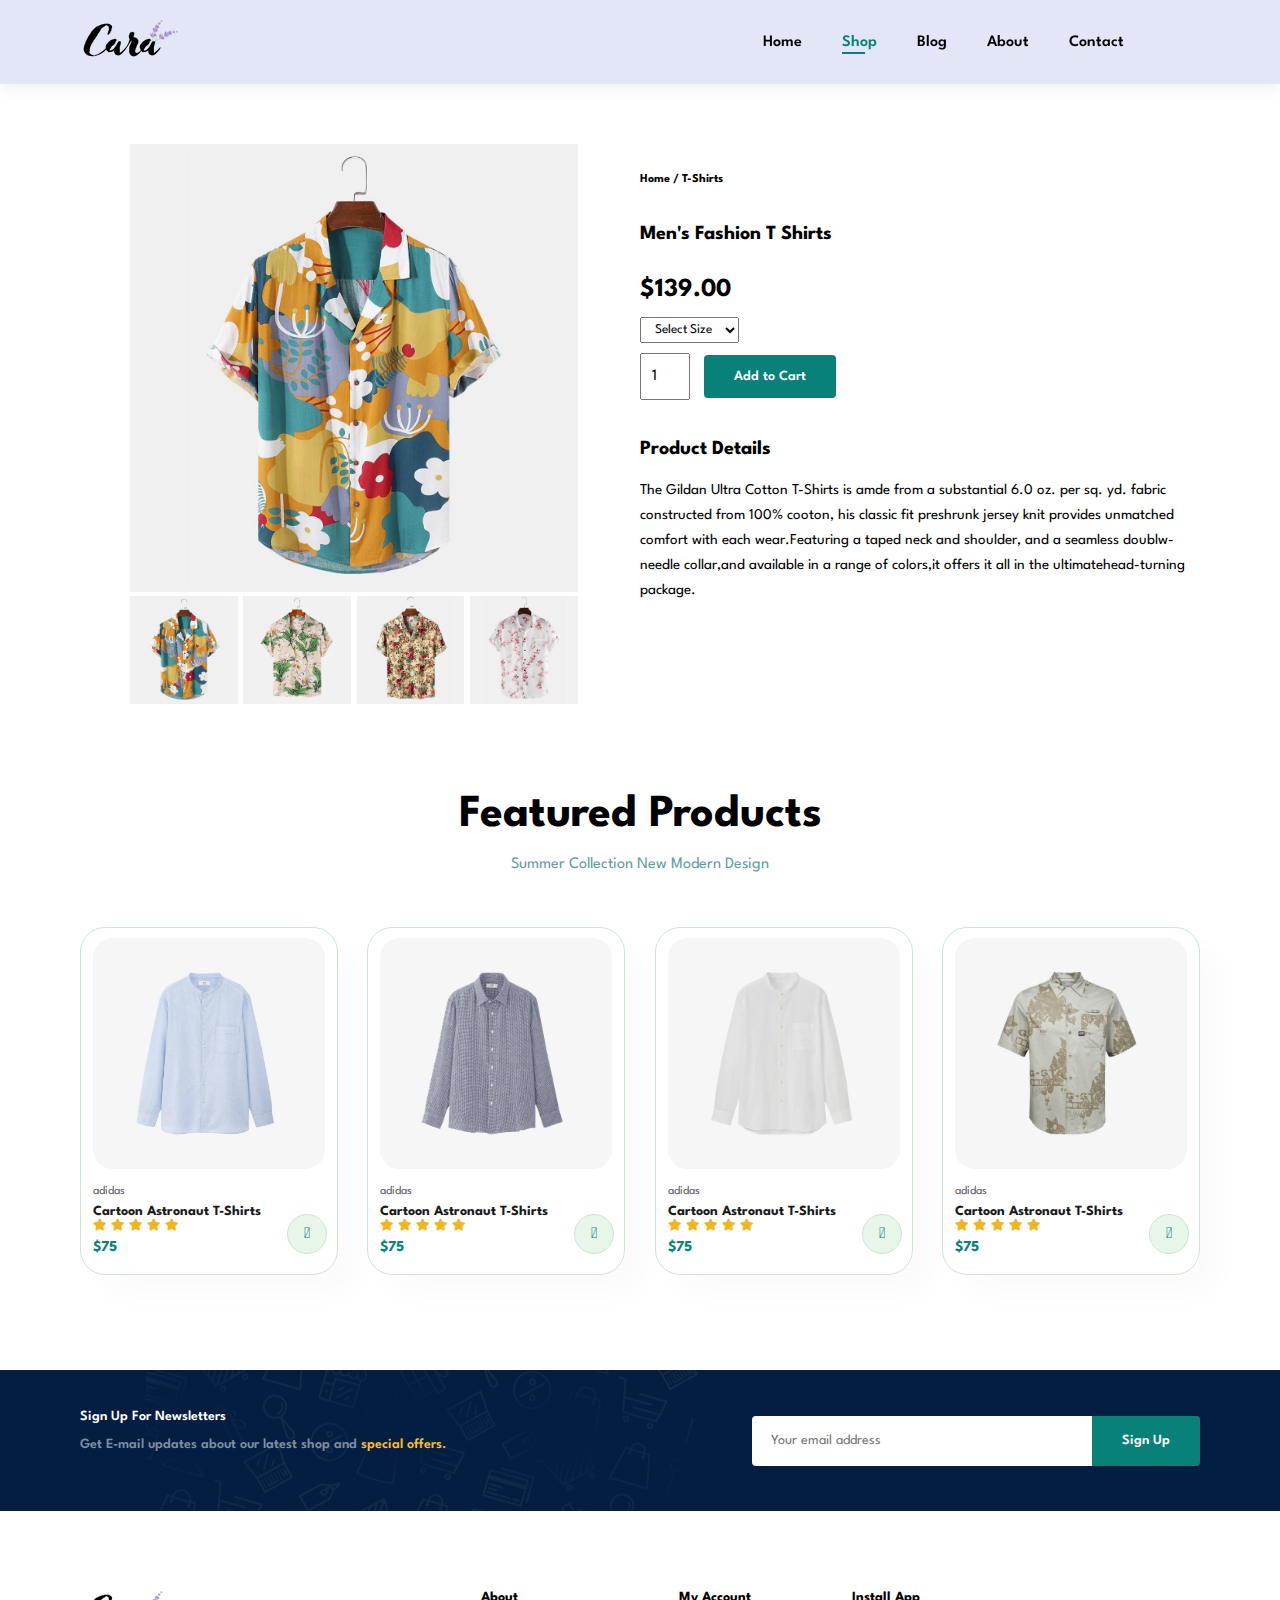
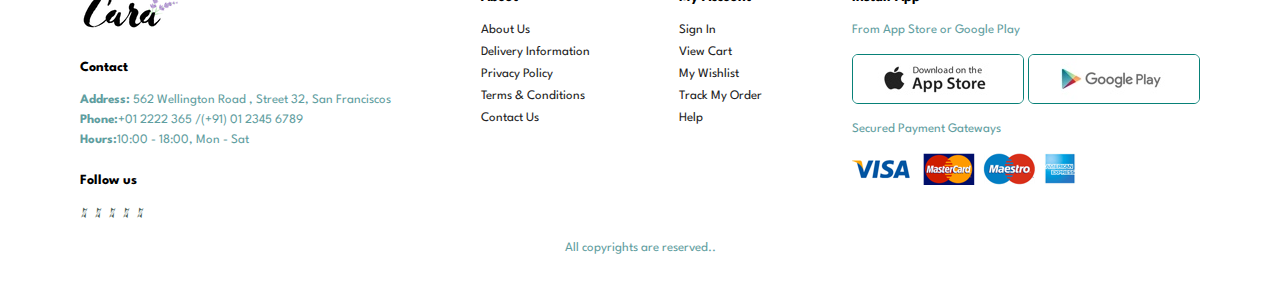
<file: sproduct.html>
<!DOCTYPE html>
<html lang="en">

<head>
    <meta charset="UTF-8">
    <meta http-equiv="X-UA-Compatible" content="IE=edge">
    <meta name="viewport" content="width=device-width, initial-scale=1.0">
    <link rel="stylesheet" href="ecommerce.css">
    <script src="ecommerce.js" defer></script>
    <link rel="stylesheet" href="https://pro.fontawesome.com/releases/v5.10.0/css/all.css" />
    <title>Document</title>
</head>

<body>
    <section id="header">
        <a href=""><img src="img/logo.png" class="logo" alt=""></a>
        <div>
            <ul id="navbar">
                <li><a href="index.html">Home</a></li>
                <li><a class="active" href="shop.html">Shop</a></li>
                <li><a href="blog.html">Blog</a></li>
                <li><a href="about.html">About</a></li>
                <li><a href="Contact.html">Contact</a></li>
                <li id="lg-bag"><a href="cart.html"><i class="far fa-shopping-bag"></i></a></li>
                <a href="#" id="close"><i class="far fa-times"></i></a>
            </ul>
        </div>
        <div id="mobile">
            <a href="cart.html"><i class="far fa-shopping-bag"></i></a>
            <i id="bar" class="fas fa-outdent"></i>
        </div>
    </section>
    <section id="prodetails" class="section-p1">
        <div class="single-pro-image">
            <img src="img/products/f1.jpg" alt="" width="100%" id="mainImg">
            <div class="small-img-group">
                <div class="small-img-col">
                    <img src="img/products/f1.jpg" alt="" width="100%" class="small-img">
                </div>
                <div class="small-img-col">
                    <img src="img/products/f2.jpg" alt="" width="100%" class="small-img">
                </div>
                <div class="small-img-col">
                    <img src="img/products/f3.jpg" alt="" width="100%" class="small-img">
                </div>
                <div class="small-img-col">
                    <img src="img/products/f4.jpg" alt="" width="100%" class="small-img">
                </div>
            </div>
        </div>
        <div class="single-pro-details">
            <h6>Home / T-Shirts</h6>
            <h4>Men's Fashion T Shirts</h4>
            <h2>$139.00</h2>
            <select name="" id="">
                <option value="">Select Size</option>
                <option value="">XL</option>
                <option value="">XXL</option>
                <option value="">Small</option>
                <option value="">Large</option>
            </select>
            <input type="number" value="1" id="">
            <button class="normal">Add to Cart</button>
            <h4>Product Details</h4>
            <span>The Gildan Ultra Cotton T-Shirts is amde from a substantial 6.0 oz. per 
            sq. yd. fabric constructed from 100% cooton, his classic fit preshrunk
            jersey knit provides unmatched comfort with each wear.Featuring a taped neck and shoulder, and a seamless doublw-needle collar,and
            available in a range of colors,it offers it all in the ultimatehead-turning package.</span>
        </div>
    </section>
    <section id="product1" class="section-p1">
        <h2 style="text-align: center;">Featured Products</h2>
        <p style="text-align: center;">Summer Collection New Modern Design</p>
        <div class="pro-container">
            <div class="pro">
                <img src="img/products/n1.jpg" alt="">
                <div class="des" style="padding: 10px 0;">
                    <span>adidas</span>
                    <h5>Cartoon Astronaut T-Shirts</h5>
                    <div class="star">
                        <i class="fas fa-star"></i>
                        <i class="fas fa-star"></i>
                        <i class="fas fa-star"></i>
                        <i class="fas fa-star"></i>
                        <i class="fas fa-star"></i>
                    </div>
                    <h4>$75</h4>
                </div>
                <a href="#"><i class="fal fa-shopping-cart cart"></i></a>
            </div>
            <div class="pro">
                <img src="img/products/n2.jpg" alt="">
                <div class="des" style="padding: 10px 0;">
                    <span>adidas</span>
                    <h5>Cartoon Astronaut T-Shirts</h5>
                    <div class="star">
                        <i class="fas fa-star"></i>
                        <i class="fas fa-star"></i>
                        <i class="fas fa-star"></i>
                        <i class="fas fa-star"></i>
                        <i class="fas fa-star"></i>
                    </div>
                    <h4>$75</h4>
                </div>
                <a href="#"><i class="fal fa-shopping-cart cart"></i></a>
            </div>
            <div class="pro">
                <img src="img/products/n3.jpg" alt="">
                <div class="des" style="padding: 10px 0;">
                    <span>adidas</span>
                    <h5>Cartoon Astronaut T-Shirts</h5>
                    <div class="star">
                        <i class="fas fa-star"></i>
                        <i class="fas fa-star"></i>
                        <i class="fas fa-star"></i>
                        <i class="fas fa-star"></i>
                        <i class="fas fa-star"></i>
                    </div>
                    <h4>$75</h4>
                </div>
                <a href="#"><i class="fal fa-shopping-cart cart"></i></a>
            </div>
            <div class="pro">
                <img src="img/products/n4.jpg" alt="">
                <div class="des" style="padding: 10px 0;">
                    <span>adidas</span>
                    <h5>Cartoon Astronaut T-Shirts</h5>
                    <div class="star">
                        <i class="fas fa-star"></i>
                        <i class="fas fa-star"></i>
                        <i class="fas fa-star"></i>
                        <i class="fas fa-star"></i>
                        <i class="fas fa-star"></i>
                    </div>
                    <h4>$75</h4>
                </div>
                <a href="#"><i class="fal fa-shopping-cart cart"></i></a>
            </div>           
        </div>
    </section>
                
    <section id="newsletter" class="section-p1 section-m1">
        <div class="newstext">
            <h4>Sign Up For Newsletters</h4>
            <p>Get E-mail updates about our latest shop and <span>special offers.</span></p>
        </div>
        <div class="form">
            <input type="text" placeholder="Your email address">
            <button class="normal">Sign Up</button>
        </div>
    </section>
    <footer class="section-p1">
        <div class="col">
            <img class="logo" src="img/logo.png" alt="">
            <h4>Contact</h4>
            <p><strong>Address:</strong> 562 Wellington Road , Street 32, San Franciscos</p>
            <p><strong>Phone:</strong>+01 2222 365 /(+91) 01 2345 6789</p>
            <p><strong>Hours:</strong>10:00 - 18:00, Mon - Sat</p>
            <div class="follow">
                <h4>Follow us</h4>
                <div class="icon">
                    <i class="dab fa-facebook-f"></i>
                    <i class="dab fa-twitter"></i>
                    <i class="dab fa-instagram"></i>
                    <i class="dab fa-pinterest-p"></i>
                    <i class="dab fa-youtube"></i>
                </div>
            </div>
        </div>
        <div class="col">
            <h4>About</h4>
            <a href="">About Us</a>
            <a href="">Delivery Information</a>
            <a href="">Privacy Policy</a>
            <a href="">Terms & Conditions</a>
            <a href="">Contact Us</a>
        </div>
        <div class="col">
            <h4>My Account</h4>
            <a href="">Sign In</a>
            <a href="">View Cart</a>
            <a href="">My Wishlist</a>
            <a href="">Track My Order</a>
            <a href="">Help</a>
        </div>
        <div class="col install">
            <h4>Install App</h4>
            <p>From App Store or Google Play</p>
            <div class="row">
                <img src="img/pay/app.jpg" alt="">
                <img src="img/pay/play.jpg" alt="">
            </div>
            <p>Secured Payment Gateways</p>
            <img src="img/pay/pay.png" alt="">
        </div>
        <div class="copyright">
            <p>All copyrights are reserved..</p>
        </div>
    </footer>
    <script>
        var mainimg=document.getElementById("mainImg");
        var small=document.getElementsByClassName("small-img");
        
        small[1].onclick = function(){
            mainimg.src=small[1].src;
        }
        small[2].onclick = function(){
            mainimg.src=small[2].src;
        }
        small[3].onclick = function(){
            mainimg.src=small[3].src;
        }
    </script>
</body>

</html>
</file>
<file: ecommerce.css>
@import url('https://fonts.googleapis.com/css2?family=Spartan:wght@100;200;300;400;500;600;700;800;900&display=swap');
*{
    margin: 0;
    padding: 0;
    box-sizing: border-box;
    font-family: 'Spartan' , sans-serif;
}
h1{
    font-size: 50px;
    line-height: 64px ;
    color: black;
}
h2{
    font-size: 46px;
    line-height: 54px ;
    color: black;
}
h4{
    font-size: 20px;
    color: black;
}
h6{
    font-weight:700 ;
    font-size: 12px;
}
p{
    font-size: 16px ;
    color: cadetblue;
    margin: 15px 0px 20px 0px;
}
.section-p1{
    padding: 40px 80px;
}
.section-m1{
    margin: 40px 0px;
}
body{
    width: 100%;
}
#header{
    display: flex;
    justify-content: space-between;
    align-items: center;
    padding:20px 80px;
    background: #E3E6F6;
    box-shadow: 0 5px 15px rgba(0, 0, 0, 0.06);
    z-index:999;
    position:sticky;
    left:0;
    top:0;
}
#navbar{
    display: flex;
    justify-content: center;
    align-items: center;
}
#navbar li{
    list-style: none;
    padding: 0 20px;
    position: relative;
}
#navbar li a{
    text-decoration: none;
    font-size: 16px;
    font-weight: 600;
    color: black;
    transition: 0.3s ease;
}
#navbar li a:hover{
    color:#088178;
}
#navbar li a.active{
    color: #088178;
}
#navbar li a.active::after,
#navbar li a:hover::after{
    content: "";
    width: 30%;
    height: 2px;
    background:#088178;
    position: absolute;
    bottom:-4px;
    left:20px;
}
#mobile{
    display: none;
    align-items: center;
}
#close{
    display: none;
}
#hero{
    background-image: url("img/hero4.png");
    background-size: cover;
    height: 90vh;
    width: 100%;
    background-position: top 25% right 0;
    padding: 0 80px;
    display: flex;
    flex-direction: column;
    justify-content: center;
    align-items: flex-start;
}
#hero h4{
    padding-bottom: 15px;
}
#hero h1{
    color: #088178;
}
#hero button{
    background-image: url("img/button.png");
    background-repeat: no-repeat;
    background-size: cover;
    color: #088178;
    border: 0;
    padding:14px 80px 14px 65px;
    font-size:15px ;
    font-weight: 700;
    background-color: transparent;
}
#feature .fe-box{
    width: 180px;
    box-shadow: 20px 20px 34px rgba(0,0,0,0.03);
    padding: 25px 15px;
    border: 1px solid #cce7d0;
    border-radius:4px ;
    margin: 15px 0;
    text-align: center;
}
#feature .fe-box:hover{
    box-shadow: 10px 10px 54px rgba(70,62,221,0.1);
}
#feature .fe-box h6{
    padding: 9px 8px 9px 6px;
    line-height: 1;
    border-radius: 4px;
    color: #088178;
    background-color: #fddde4;
    display: inline-block;
}
#feature .fe-box img{
    width: 100%;
    margin-bottom: 10px;
}
#feature{
    display: flex;
    justify-content: space-between;
    align-items: center;
    flex-wrap: wrap;
}
#feature .fe-box:nth-child(2) h6{
   background-color:#cdebbc ; 
}
#feature .fe-box:nth-child(3) h6{
    background-color:#cdd4f8 ; 
}
#feature .fe-box:nth-child(4) h6{
    background-color: #f6dbf6;
}
#feature .fe-box:nth-child(5) h6{
    background-color: #fff2e5; 
}
#product1{
    text-align: center;
}
#product1 .pro-container{
    display: flex;
    justify-content: space-between;
    padding-top: 20px;
    flex-wrap: wrap;
}
#product1 .pro img{
    width: 100%;
    border-radius:20px ;
}
#product1 .pro{
    width: 23%;
    min-width: 250px;
    padding: 10px 12px;
    border-radius:25px ;
    border: 1px solid #cce7d0;
    cursor: pointer;
    box-shadow: 20px 20px 30px rgba(0,0,0,0.02);
    margin: 15px 0;
    transition: 0.2s ease;
    position: relative;
}
#product1 .pro:hover{
    box-shadow: 20px 20px 30px rgba(0,0,0,0.06);
}
#product1 .pro .des{
    text-align: start;
    padding: 10px 0;
}
#product1 .pro .des span{
    color: #606063;
    font-size: 12px;
}
#product1 .pro .des h5{
    padding-top: 7px;
    color: #1a1a1a;
    font-size: 14px;
}
#product1 .pro .des i{
    font-size: 12px;
    color: rgba(243,181,25);
}
#product1 .pro .des h4{
    padding-top: 7px;
    font-size: 15px;
    font-weight: 700;
    color: #088178;
}
#product1 .pro .cart{
    width: 40px;
    height:40px ;
    line-height: 40px;
    border-radius: 50px;
    background-color: #e8f6ea;
    font-weight: 500;
    color:#088178 ;
    border:1px solid #cce7d0 ;
    position: absolute;
    bottom: 20px;
    right: 10px;
}
#banner{
    display: flex;
    flex-direction: column;
    justify-content: center;
    align-items: center;
    text-align: center;
    background-image: url("img/banner/b2.jpg");
    background-size: cover;
    width: 100%;
    height:40vh;
    background-position:center ;
}
#banner h4{
    color: white;
    font-size: 16px;
}
#banner h2{
    color: white;
    font-size: 30px;
    padding: 10px 0;
}
#banner h2 span{
    color:#ef3636;    
}
button.normal{
    font-size:14px ;
    font-weight:600 ;
    padding: 15px 30px;
    color: #000;
    background-color:#fff ;
    border-radius:4px ;
    cursor: pointer;
    border:none ;
    outline: none;
    transition:0.02s ease;
}
button.white{
    font-size:13px ;
    font-weight:600 ;
    padding: 11px 18px;
    color:#fff;
    background-color:transparent;
    cursor: pointer;
    border: 1px solid #fff;
    outline: none;
    transition:0.02s ease;
}
#banner button:hover{
    color: white;
    background-color: #088178;
}
#sm-banner{
    display: flex;
    justify-content: space-around;
}
#sm-banner .banner-box{
    display: flex;
    flex-direction: column;
    justify-content: center;
    align-items: flex-start;
    background-image: url("img/banner/b17.jpg");
    background-size: cover;
    min-width: 580px;
    height:50vh;
    background-position:center ;
    padding: 30px;
}
#sm-banner .banner-box2{
    background-image: url("img/banner/b10.jpg");
}
#sm-banner h4{
    font-size: 20px;
    font-weight: 300;
    color: #fff;
}
#sm-banner h2{
    font-size: 28px;
    font-weight: 800;
    color: #fff;
}
#sm-banner span{
    font-size: 14px;
    font-weight: 500;
    color: #fff;
    padding-bottom: 15px;
}
#sm-banner .banner-box:hover button{
    background: #088178;
    border: 1px solid #088178;
}
#banner3{
    display: flex;
    justify-content: space-between;
    flex-wrap: wrap;
    padding: 0 80px;
}
#banner3 .banner-box{
    display: flex;
    flex-direction: column;
    justify-content: center;
    align-items: flex-start;
    background-image: url("img/banner/b7.jpg");
    background-size: cover;
    min-width: 30%;
    height:30vh;
    background-position:center ;
    padding: 20px;
    margin-bottom: 20px;
}
#banner3 .banner-box2{
    background-image: url("img/banner/b4.jpg");
}
#banner3 .banner-box3{
    background-image: url("img/banner/b18.jpg");
}
#banner3 h2{
    color:#fff;
    font-weight: 900;
    font-size: 22px;
}
#banner3 h3{
    color:#ec544e;
    font-weight: 800;
    font-size: 15px;
}
#newsletter{
    display: flex;
    justify-content:space-between;
    flex-wrap: wrap;
    align-items: center;
    background-image: url("img/banner/b14.png");
    background-repeat: no-repeat;
    background-position: 20% 30%;
    background-color: #041e42;
}
#newsletter h4{
    font-size:14px ;
    font-weight: 600;
    color: #fff;

}
#newsletter p{
    font-size:14px ;
    font-weight: 600;
    color: #818ea0;
}
#newsletter p span{
    color: #ffbd27;
}
#newsletter .form{
    display: flex;
    width: 40%;
}
#newsletter input{
    height: 3.125rem;
    padding: 0 1.25em;
    font-size:14px ;
    width: 100%;
    border: 1px solid transparent;
    border-radius: 4px;
    outline: none;
    border-top-right-radius:0 ;
    border-bottom-right-radius:0;
}
#newsletter button{
    background-color: #088178;
    color: #fff;
    white-space: nowrap;
    border-top-left-radius:0 ;
    border-bottom-left-radius:0;
}
footer{
    display:flex ;
    justify-content: space-between;
    flex-wrap: wrap;
}
footer .col{
    display:flex ;
    flex-direction: column;
    align-items: flex-start;
    margin-bottom: 20px;
}
footer .logo{
    margin-bottom: 30px;
}
footer h4{
    font-size: 14px;
    padding-bottom: 20px;
}
footer p{
    font-size: 13px;
    margin: 0 0 8px 0;
}
footer a{
    font-size: 13px;
    margin-bottom: 10px;
    text-decoration: none;
    color: #222;
}
footer .follow{
    margin-top:20px;
}
footer .follow i{
    color:#465b52 ;
    padding-right:4px ;
    cursor: pointer;
}
footer .install .row img{
    border-radius: 6px;
    border: 1px solid #088178;
}
footer .install img{
    margin: 10px 0 15px 0;
}
footer .install i:hover,
footer a:hover{
    color: #088178;
}
footer .copyright{
    width: 100%;
    text-align: center;
}
@media (max-width:799px){
    #navbar{
        display:flex;
        flex-direction:column;
        justify-content:flex-start;
        align-items:flex-start;
        position: fixed;
        top: 0;
        right: -300px;
        height:100vh ;
        width:300px ;
        background-color:#E3E6F6 ;
        box-shadow:0px 40px 60px rgba(0,0,0,0.1) ;
        padding: 80px 0 0 10px;
        transition: 0.3s;
    }
    #navbar .active{
        right: 0px;
    }
    #navbar li{
        margin-bottom: 25px;
    }
    #mobile{
        display: flex;
        align-items: center;
    }
    #mobile i{
        color: #1a1a1a;
        font-size: 24px;
        padding-left: 20px;
    }
    #close{
        position: absolute;
        top: 30px;
        left: 30px;
        color: #222;
        font-size:24px;
    }
    #lg-bag{
        display: none;
    }
    #hero{
        height: 70vh;
        padding: 0 80px;
        background-position: top 30% right 30%;
    }
    #feature{
        justify-content: center;
    }
    #feature .fe-box {
        margin: 15px 15px;
    }
    #product1 .pro-container{
        justify-content: center;
    }
    #product1 .pro{
        margin: 15px;
    }
    #banner{
        height: 20vh;
    }
    #sm-banner .banner-box{
        min-width:100%;
        height: 30vh;
    }
    #banner3{
        padding: 0 40px;
    }
    #banner3 .banner-box{
        width: 28%;
    }
    #newsletter .form{
        width: 70%;
    }
    footer .copyright{
        text-align: start;
    }
    #prodetails{
        display: flex;
        flex-direction: column;
    }
    #prodetails .single-pro-image{
        width: 100%;
        margin-right: 0px;
    }
    #prodetails .single-pro-details{
        width: 100%;
    }
    #form-details {
        padding: 40px;
    }
    #form-details form{
        width: 50%;
    }
}
@media(max-width:477px){
    #header{
        padding:10px 30px;
    }
    #section-p1{
        padding: 20px;
    }
    h1{
        font-size: 38px;
    }
    h2{
        font-size: 32px;
    }
    #hero {
        padding: 0 20px;
        background-position: 55%;
    }
    #feature{
        justify-content: space-between;
    }
    #feature .fe-box {
        width: 155px;
        margin: 0 0 15px 0;
    }
    #product1 .pro{
        width: 100%;       
    }
    #banner{
        height: 40vh;
    }
    #sm-banner .banner-box{
        height: 40vh;
    }
    #sm-banner .banner-box2{
        margin-top: 20px;
    }
    #banner3{
        padding: 0 20px;
    }
    #banner3 .banner-box{
        width: 100%;
    }
    #newsletter{
        padding: 40px 20px;
    }
    #newsletter .form{
        width: 100%;
    }
    footer .copyright{
        text-align: start;
    }
    /* Blog page */
    #blog blog-img {
        width:100%;
        margin-right: 0px;
        margin-bottom: 30px;
    }
    #blog {
        margin: 100px 20px 0 20px;
    }
    #blog .blog-box {
        display: flex;
        align-items: flex-start;
        flex-direction: column;
    }
    #blog .blog-details{
        width: 100%;
    }
    /* About page */
    #about-head {
        flex-direction:column;
    }
    #about-head img{
        width: 100%;
        margin-bottom: 20px;
    }
    #about-head div{
        margin: 0px;
    }
    #about-head .video{
        width:100%;
    }
    /* contact page */
    #contact-details{
        flex-direction: column;
    }
    #contact-details .details{
        width: 100%;
        margin-bottom: 30px;
    }
    #contact-details .map{
        width: 100%;
    }
    #form-details{
        margin:10px;
        padding: 30px 10px;
        flex-wrap: wrap;
    }
    #form-details form{
        margin-bottom: 30px;
        width: 100%;
    }
    /* cart page */
    #cart-add{
        flex-direction: column;
    }
    #coupon{
        width: 100%;
    }
    #subtotal{
        width: 100%;
        padding:20px ;
    }
    
}
#page-header{
    background-image: url("img/banner/b1.jpg");
    background-size: cover;
    height: 40vh;
    width: 100%;
    display: flex;
    justify-content: center;
    text-align: center;
    flex-direction: column;
    padding: 14px;
}
#page-header h2,
#page-header p{
    color: white;
}
#pagination{
    text-align: center;
}
#pagination a{
    text-decoration: none;
    background-color: #088178;
    padding: 15px 20px;
    border-radius: 4px;
    color: white;
    font-weight: 600px;
}
#pagination a i{
    font-size: 16px;
    font-weight: 600;
}
#prodetails {
    display: flex;
    flex-wrap: wrap;
    justify-content: space-between;
    margin-top: 20px;
}
#prodetails .single-pro-image{
    width: 40%;
     margin-left: 50px;
}
.small-img-group{
    display: flex;
    justify-content: space-between;
}
.small-img-col{
    flex-basis: 24%;
    cursor: pointer;
}
#prodetails .single-pro-details{
    width: 50%;
    padding-top: 30px;
}
#prodetails .single-pro-details h4{
    padding: 40px 0 20px 0;
}
#prodetails .single-pro-details h2{
    font-size: 26px;
}
#prodetails .single-pro-details select{
    display: block;
    padding: 5px 10px;
    margin-bottom: 10px;
}
#prodetails .single-pro-details input{
    width: 50px;
    height: 47px;
    padding-left: 10px;
    font-size: 16px;
    margin-right: 10px;
}
#prodetails .single-pro-details input:focus{
    outline: none;
}
#prodetails .single-pro-details button{
    background:#088178;
    color: #fff;
}
#prodetails .single-pro-details span{
    line-height: 25px;
    font-size: 15px;
}
#page-header.blog-header{
    background-image: url("img/banner/b19.jpg");
}
#blog{
    margin: 150px 150px 0 150px;
}
#blog .blog-box{
    display: flex;
    align-items: center;
    width: 100%;
    position: relative;
    padding-bottom: 90px;
}
#blog .blog-img{
    margin-right: 40px;
    width: 50%;
}
#blog img{
    width: 100%;
    object-fit: cover;
    height: 300px;
}
#blog .blog-details {
    width: 50%;
}
#blog .blog-details a{
    text-decoration: none;
    font-size: 11px;
    color: #000;
    font-weight: 700;
    position: relative;
}
#blog .blog-details a::after{
    content:"";
    width: 50px;
    height: 1px;
    background-color: #000;
    position:absolute;
    top: 4px;
    right: -60px;
}
#blog .blog-details a:hover{
    color: #088178;
    transition: 0.3s;
}
#blog .blog-details a:hover::after{
    background-color: #088178;
}
#blog .blog-box h1{
    position: absolute;
    font-size:70px ;
    font-weight:700 ;
    top:-40px ;
    left: 0px;
    z-index: -9;
    color: #c9cbce;
}

#page-header.about-header{
    background-image: url("img/about/banner.png");
}
#about-head{
    display: flex;
    align-items: center;
}
#about-head img{
    width: 50%;
    height: auto;
}
#about-head div{
    padding-left: 40px;
}
#about-app{
    text-align: center;
}
#about-app .video{
    width: 70%;
    height: 100%;
    margin: 30px auto 0 auto;
}
#about-app .video video{
    height: 100%;
    width: 100%;
    border-radius: 20px;
}
#contact-details{
    display: flex;
    justify-content: center;
    align-items: space-between;
}
#contact-details .details{
    width: 40%;
}
#contact-details .details span,
#contact-details form span{
    font-size: 12px;

}
#contact-details .details h2
#contact-details form h2{
    font-size: 26px;
    line-height: 35px;
    padding: 20px 0;
}
#contact-details .details h3
{
    font-size: 16px;
    padding-bottom: 15px;
}
#contact-details .details li{
    list-style: none;
    display: flex;
    padding: 10px 0;
}
#contact-details .details li i{
    font-size: 14px;
    padding-right: 22px;
}
#contact-details .details li p{
    margin: 0;
    font-size: 14px;
}
#contact-details .map{
    width: 55%;
    height: 400px;
}
#contact-details .map iframe{
    width: 100%;
    height: 100%;
}
#form-details{
    display: flex;
    justify-content: space-between;
    margin: 30px;
    padding: 80px;
    border: 1px solid #e1e1e1;
}
#form-details form{
    width: 65%;
    display: flex;
    flex-direction: column;
    align-items: flex-start;
}
#form-details form input,
#form-details form textarea{
    padding: 12px 15px;
    width: 100%;
    outline: none;
    margin-bottom: 20px;
    border: 1px solid #e1e1e1;
}
#form-details form button{
    background-color: #088178;
    color: #fff;
}
#form-details .people div{
    padding-bottom: 25px;
}
#form-details .people div img{
    width: 65px;
    height: 65px;
    object-fit: cover;
    margin-right: 15px;
}
#form-details .people div p{
    margin: 0;
    font-size: 13px;
    line-height: 25px;
}
#form-details .people div p span{
    display: block;
    font-size: 16px;
    font-weight: 600;
    color: #000;
}
#cart{
    overflow-x: auto;
}
#cart table{
    width: 100%;
    border-collapse: collapse;
    table-layout: fixed;
    white-space: nowrap;
}
#cart table td:nth-child(1){
    width: 100px;
    text-align: center;
}
#cart table td:nth-child(2){
    width: 150px;
    text-align: center;
}
#cart table td:nth-child(3){
    width: 250px;
    text-align: center;
}
#cart table td:nth-child(4)
#cart table td:nth-child(5)
#cart table td:nth-child(6){
    width: 150px;
    text-align: center;
}
#cart table img{
    width: 70px;
}
#cart table td:nth-child(5) input{
    width: 70px;
    padding: 10px 5px 10px 15px;
}
#cart table thead{
    border: 1px solid #e2e9e1;
    border-left:none ;
    border-right:none ;
}
#cart table thead td{
    font-weight: 700;
    text-transform:uppercase ;
    font-size:13px ;
    padding: 18px 0;
}
#cart table tbody tr td{
    padding-top: 15px;
}
#cart table tbody td{
    font-size: 13px;
}
#cart-add{
    display: flex;
    justify-content: space-between;
    flex-wrap: wrap;
}
#coupon{
    width: 50%;
    margin-bottom: 30px;
}
#coupon h3,
#subtotal h3{
    padding-bottom: 15px;
}
#coupon input{
    padding: 10px 20px;
    outline: none;
    width: 60%;
    margin-right: 10px;
    border: 1px solid #e2e9e1;
}
#coupon button,
#subtotal button{
    background-color: #088178;
    color: white;
    padding: 12px 20px;
}
#subtotal{
    width: 50%;
    margin-bottom: 30px;
    border: 1px solid #e2e9e1;
    padding: 30px;
}
#subtotal table{
    border-collapse: collapse;
    width: 100%;
    margin-bottom: 20px;
}
#subtotal table td{
    width: 50%;
    border: 1px solid #e2e9e1;
    padding: 10px;
    font-size: 13px;
}
</file>
